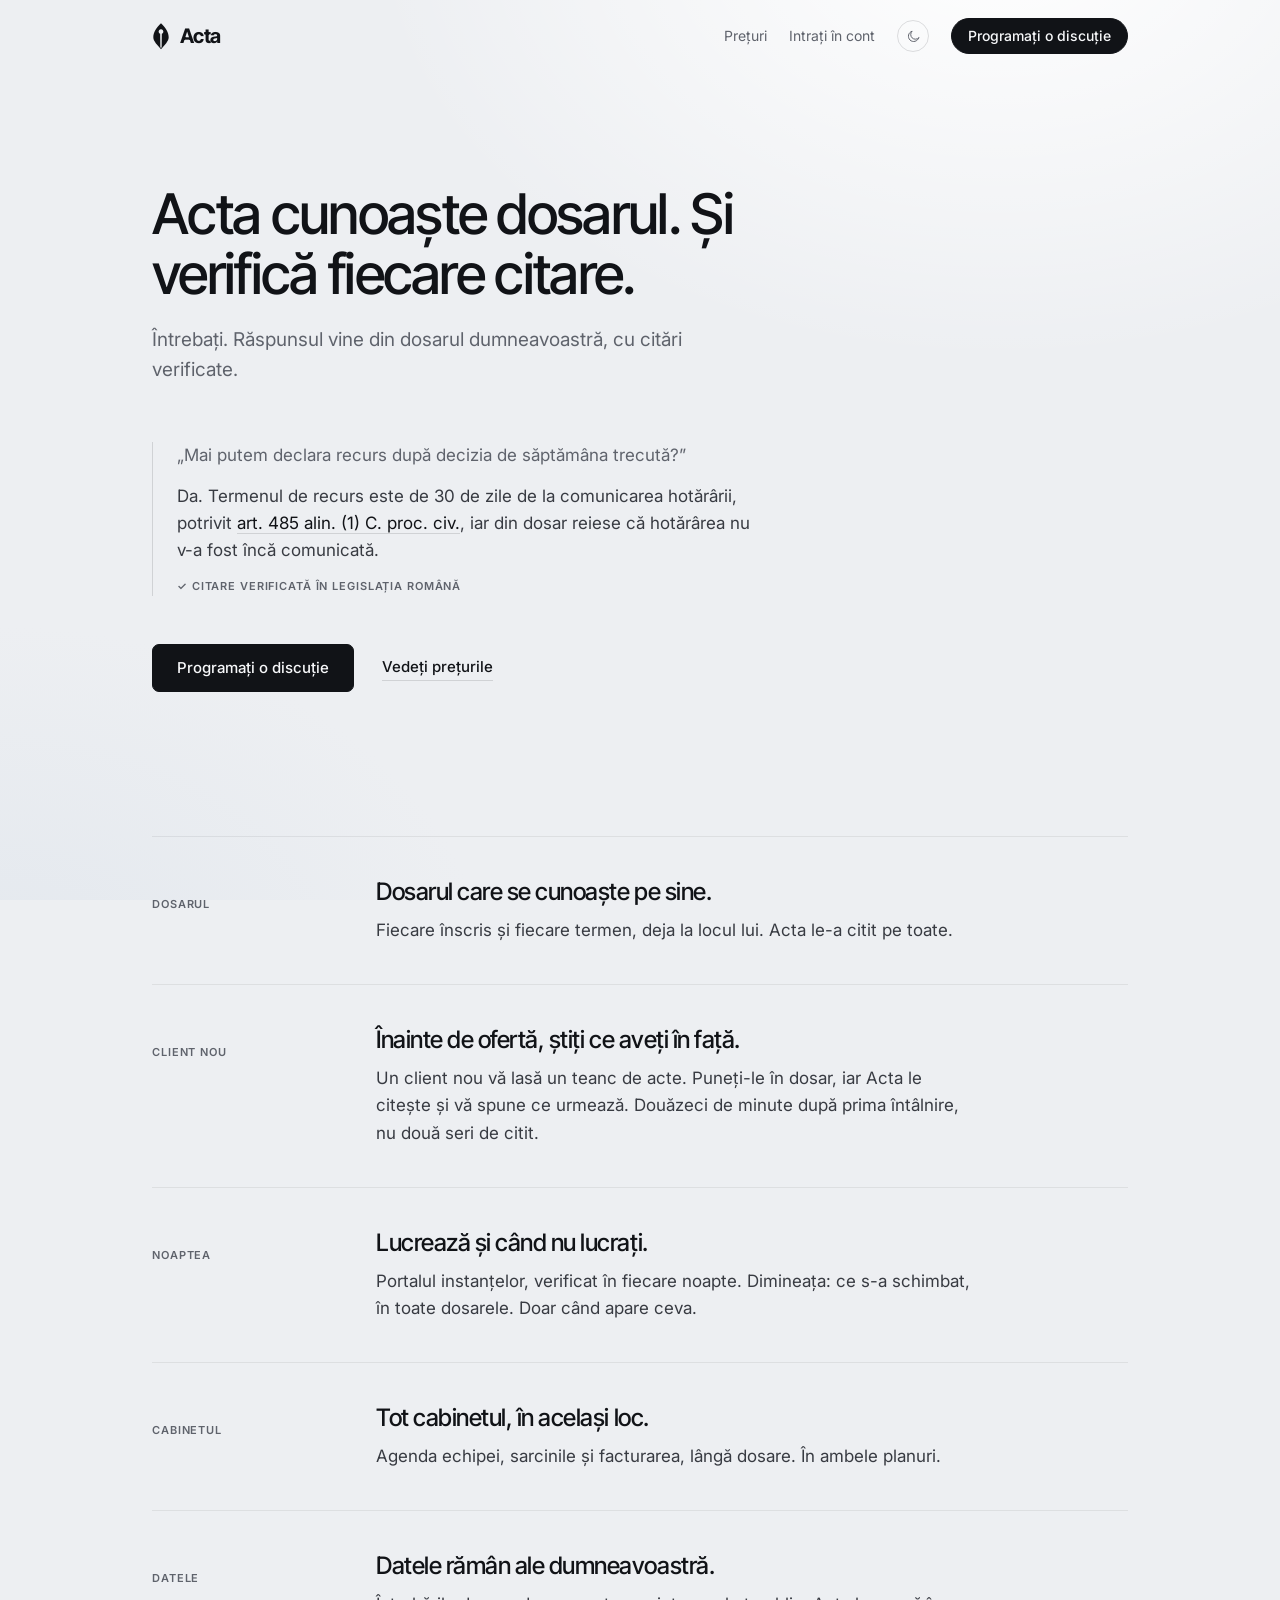
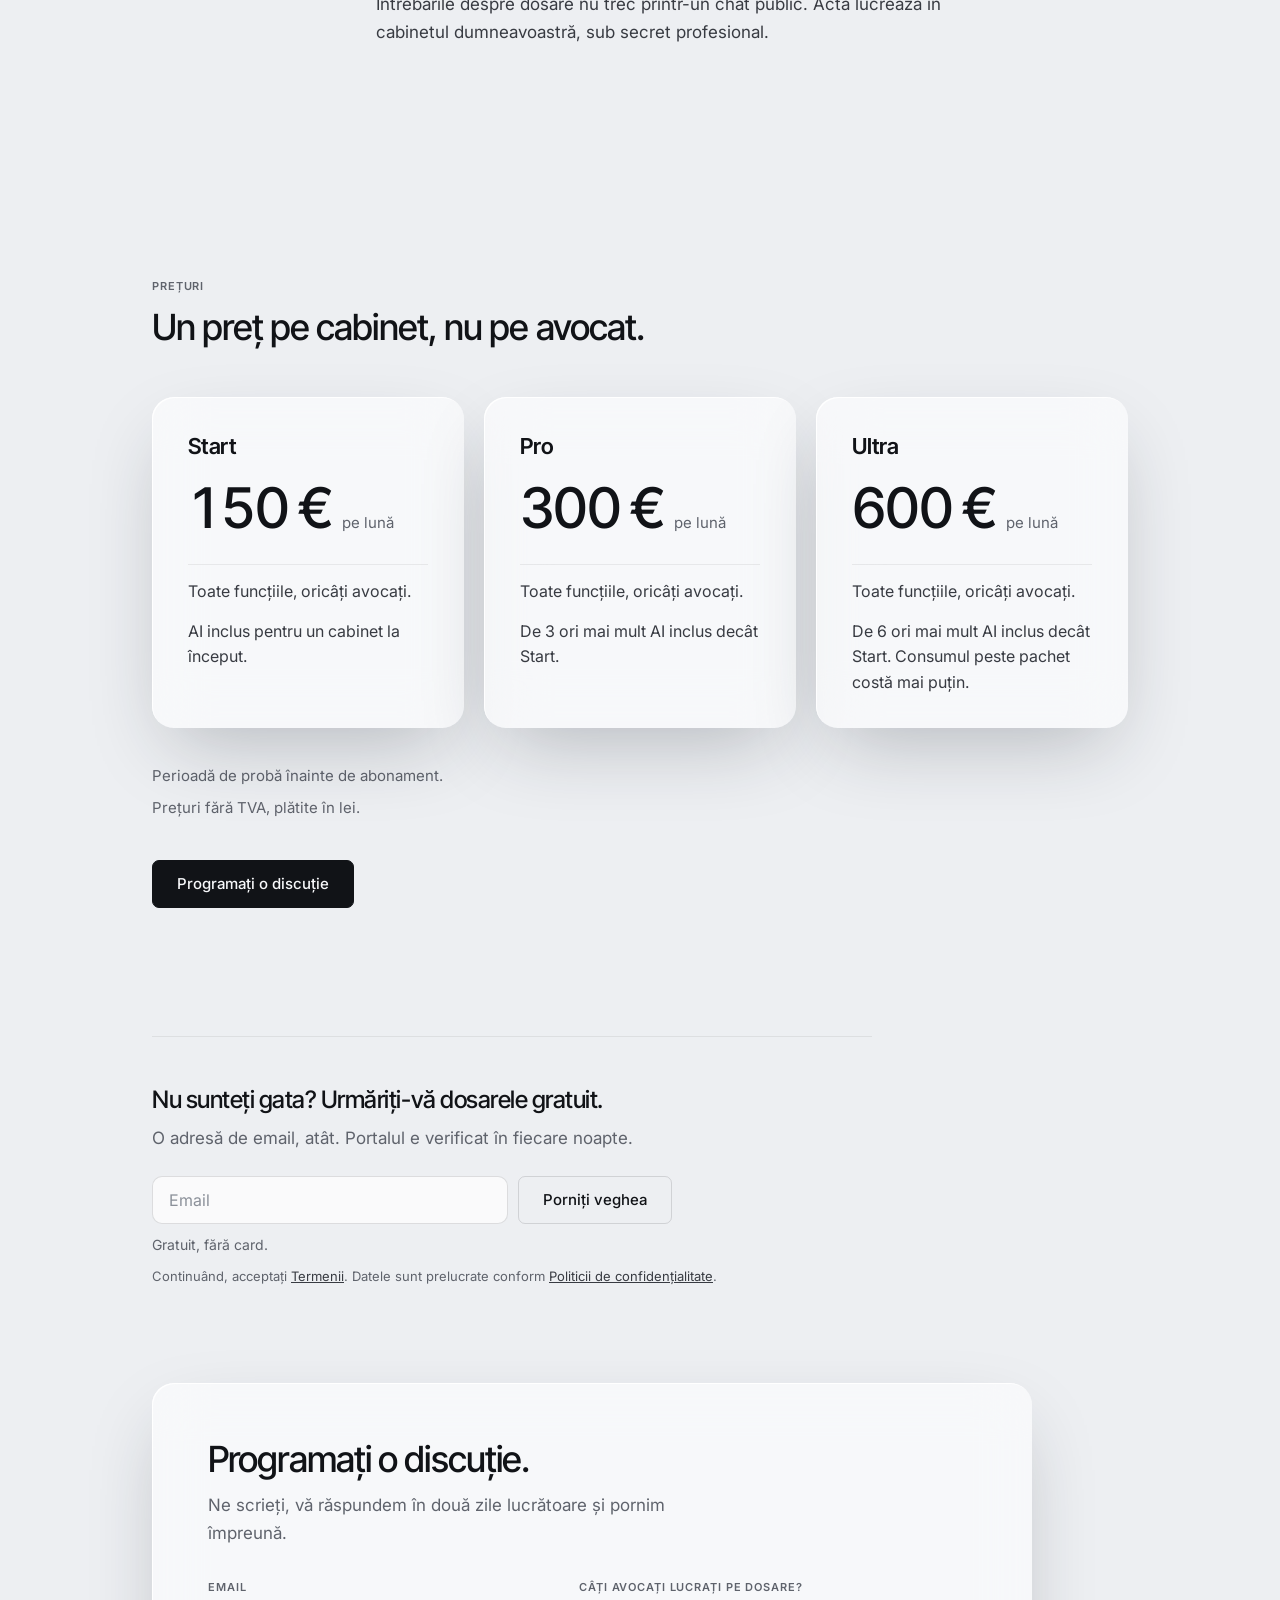
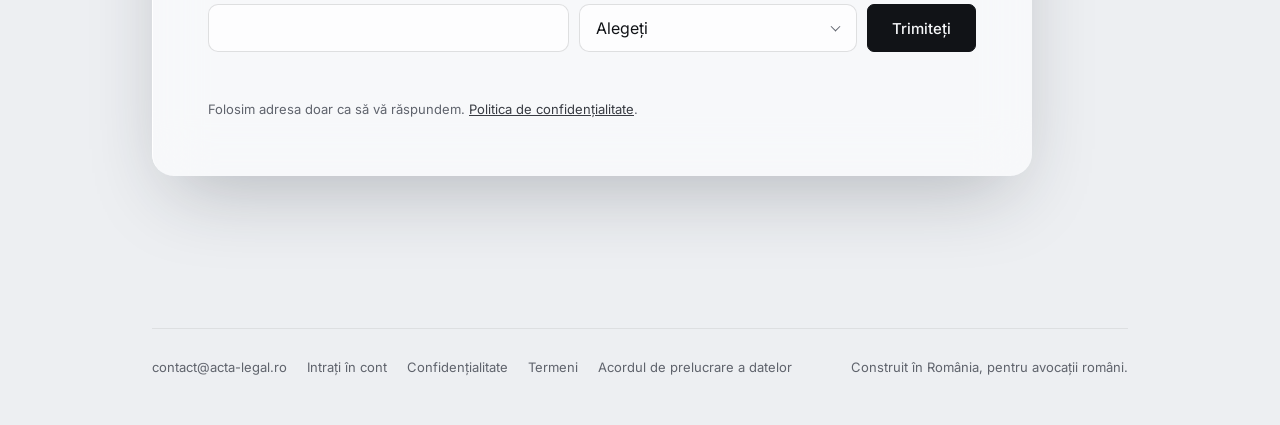
<file: index.html>
<!DOCTYPE html>
<html lang="ro">
<head>
  <meta charset="UTF-8">
  <meta name="viewport" content="width=device-width, initial-scale=1">
  <title>Acta. Cunoaște dosarul. Și verifică fiecare citare.</title>
  <script>(function(d){d.classList.add("js");try{var t=localStorage.getItem("acta-theme");if(t==="light"||t==="dark")d.setAttribute("data-theme",t)}catch(e){}setTimeout(function(){if(!window.actaSite)d.classList.remove("js")},2500)})(document.documentElement)</script>
  <link rel="icon" href="/favicon.svg" type="image/svg+xml">
  <link rel="alternate icon" href="/favicon-32.png" type="image/png">
  <link rel="apple-touch-icon" href="/apple-touch-icon.png">
  <meta name="description" content="Acta cunoaște dosarul și verifică fiecare citare în legislația română. Portalul instanțelor, verificat în fiecare noapte. Un preț pe cabinet, nu pe avocat.">
  <meta property="og:title" content="Acta. Cunoaște dosarul. Și verifică fiecare citare.">
  <meta property="og:description" content="Răspunsuri din dosarul dumneavoastră, cu citări verificate. Agenda, sarcinile și facturarea cabinetului, în același loc.">
  <meta property="og:url" content="https://acta-legal.ro/">
  <meta property="og:type" content="website">
  <meta property="og:locale" content="ro_RO">
  <meta name="theme-color" content="#edeff2" media="(prefers-color-scheme: light)">
  <meta name="theme-color" content="#0b0c0e" media="(prefers-color-scheme: dark)">
  <link rel="preconnect" href="https://fonts.googleapis.com">
  <link rel="preconnect" href="https://fonts.gstatic.com" crossorigin>
  <link href="https://fonts.googleapis.com/css2?family=Inter:wght@400;500;600&family=Inter+Tight:wght@500;600;700&display=swap" rel="stylesheet">
  <link rel="stylesheet" href="/css/site.css">
  <!-- Umami, self-hosted collector at analytics.acta-legal.ro.
       The tracker is vendored (js/a.js) rather than loaded from the analytics
       host, so no third-party origin can execute script on a page that collects
       email addresses. data-host-url points it at our collector.
       On Umami upgrade, re-vendor:
       curl -sS https://analytics.acta-legal.ro/script.js -o js/a.js -->
  <script defer src="/js/a.js"
          data-website-id="198f8cd9-6c70-42f2-9277-fb39db06a86d"
          data-host-url="https://analytics.acta-legal.ro"></script>
  <script defer src="/js/site.js"></script>
</head>
<body>
<svg width="0" height="0" style="position:absolute" aria-hidden="true">
  <defs>
    <symbol id="nib-mid" viewBox="16 6 32 51">
      <path fill="currentColor" fill-rule="evenodd" d="M32 8.5 C 41 16.5 46 25.5 46 34 C 46 37.5 44.3 41 41.5 44.7 L32 55.5 L22.5 44.7 C 19.7 41 18 37.5 18 34 C 18 25.5 23 16.5 32 8.5 Z M30.5 27.5 A 4.3 4.3 0 1 1 33.5 27.5 L33.2 51.4 L32 54 L30.8 51.4 Z"/>
    </symbol>
  </defs>
</svg>

<header class="site-head">
  <div class="wrap">
    <a class="brand" href="/" aria-label="Acta, pagina principală"><svg aria-hidden="true"><use href="#nib-mid"/></svg>Acta</a>
    <nav class="nav">
      <a class="quiet" href="#preturi" data-track="nav-preturi">Prețuri</a>
      <a class="quiet" href="https://app.acta-legal.ro" data-track="nav-login">Intrați în cont</a>
      <button class="theme-toggle" type="button" aria-label="Schimbați tema">
        <svg class="moon" viewBox="0 0 24 24" fill="none" stroke="currentColor" stroke-width="1.6" stroke-linecap="round" stroke-linejoin="round" aria-hidden="true"><path d="M20.5 14.2A8.5 8.5 0 1 1 9.8 3.5a6.6 6.6 0 0 0 10.7 10.7z"/></svg>
        <svg class="sun" viewBox="0 0 24 24" fill="none" stroke="currentColor" stroke-width="1.6" stroke-linecap="round" aria-hidden="true"><circle cx="12" cy="12" r="4"/><path d="M12 2.5v2M12 19.5v2M2.5 12h2M19.5 12h2M5.3 5.3l1.4 1.4M17.3 17.3l1.4 1.4M5.3 18.7l1.4-1.4M17.3 6.7l1.4-1.4"/></svg>
      </button>
      <a class="btn pill" href="#discutie" data-track="nav-discutie">Programați o discuție</a>
    </nav>
  </div>
</header>

<main>
  <section class="top">
    <div class="wrap">
      <div class="col">
        <h1 class="reveal">Acta cunoaște dosarul. Și verifică fiecare citare.</h1>
        <p class="sub reveal" style="--i:1">Întrebați. Răspunsul vine din dosarul dumneavoastră, cu citări verificate.</p>

        <figure class="exchange reveal" style="--i:2">
          <p class="ask">„Mai putem declara recurs după decizia de săptămâna trecută?”</p>
          <p class="answer">Da. Termenul de recurs este de 30 de zile de la comunicarea hotărârii, potrivit
            <span class="cite">art.&nbsp;485 alin.&nbsp;(1) C.&nbsp;proc.&nbsp;civ.</span>, iar din dosar reiese că
            hotărârea nu v-a fost încă comunicată.</p>
          <figcaption class="verified label">✓ Citare verificată în legislația română</figcaption>
        </figure>

        <div class="actions reveal" style="--i:3">
          <a class="btn" href="#discutie" data-track="hero-discutie">Programați o discuție</a>
          <a class="textlink" href="#preturi" data-track="hero-preturi">Vedeți prețurile</a>
        </div>
      </div>
    </div>
  </section>

  <section class="blocks" aria-label="Ce face Acta">
    <div class="wrap">
      <article class="block reveal">
        <p class="label">Dosarul</p>
        <div>
          <h3>Dosarul care se cunoaște pe sine.</h3>
          <p>Fiecare înscris și fiecare termen, deja la locul lui. Acta le-a citit pe toate.</p>
        </div>
      </article>
      <article class="block reveal">
        <p class="label">Client nou</p>
        <div>
          <h3>Înainte de ofertă, știți ce aveți în față.</h3>
          <p>Un client nou vă lasă un teanc de acte. Puneți-le în dosar, iar Acta le citește și vă spune ce urmează. Douăzeci de minute după prima întâlnire, nu două seri de citit.</p>
        </div>
      </article>
      <article class="block reveal">
        <p class="label">Noaptea</p>
        <div>
          <h3>Lucrează și când nu lucrați.</h3>
          <p>Portalul instanțelor, verificat în fiecare noapte. Dimineața: ce s-a schimbat, în toate dosarele. Doar când apare ceva.</p>
        </div>
      </article>
      <article class="block reveal">
        <p class="label">Cabinetul</p>
        <div>
          <h3>Tot cabinetul, în același loc.</h3>
          <p>Agenda echipei, sarcinile și facturarea, lângă dosare. În ambele planuri.</p>
        </div>
      </article>
      <article class="block reveal">
        <p class="label">Datele</p>
        <div>
          <h3>Datele rămân ale dumneavoastră.</h3>
          <p>Întrebările despre dosare nu trec printr-un chat public. Acta lucrează în cabinetul dumneavoastră, sub secret profesional.</p>
        </div>
      </article>
    </div>
  </section>

  <section class="pricing" id="preturi">
    <div class="wrap">
      <p class="label reveal">Prețuri</p>
      <h2 class="reveal" style="--i:1; margin-top:12px">Un preț pe cabinet, nu pe avocat.</h2>

      <div class="plans">
        <article class="plan glass reveal" style="--i:2">
          <h3 class="name">Start</h3>
          <p class="price"><b>150&nbsp;€</b><span>pe lună</span></p>
          <ul>
            <li>Toate funcțiile, oricâți avocați.</li>
            <li>AI inclus pentru un cabinet la început.</li>
          </ul>
        </article>
        <article class="plan glass reveal" style="--i:3">
          <h3 class="name">Pro</h3>
          <p class="price"><b>300&nbsp;€</b><span>pe lună</span></p>
          <ul>
            <li>Toate funcțiile, oricâți avocați.</li>
            <li>De 3 ori mai mult AI inclus decât Start.</li>
          </ul>
        </article>
        <article class="plan glass reveal" style="--i:4">
          <h3 class="name">Ultra</h3>
          <p class="price"><b>600&nbsp;€</b><span>pe lună</span></p>
          <ul>
            <li>Toate funcțiile, oricâți avocați.</li>
            <li>De 6 ori mai mult AI inclus decât Start. Consumul peste pachet costă mai puțin.</li>
          </ul>
        </article>
      </div>

      <ul class="notes reveal">
        <li>Perioadă de probă înainte de abonament.</li>
        <li>Prețuri fără TVA, plătite în lei.</li>
      </ul>

      <div class="actions reveal">
        <a class="btn" href="#discutie" data-track="pricing-discutie">Programați o discuție</a>
      </div>
    </div>
  </section>

  <section class="door" aria-labelledby="door-title">
    <div class="wrap">
      <div class="inner col reveal">
        <h3 id="door-title">Nu sunteți gata? Urmăriți-vă dosarele gratuit.</h3>
        <p>O adresă de email, atât. Portalul e verificat în fiecare noapte.</p>
        <form id="veghe-form" novalidate>
          <input class="field" type="email" name="email" placeholder="Email" aria-label="Email" autocomplete="email" required>
          <button class="btn ghost" type="submit">Porniți veghea</button>
        </form>
        <p class="form-status" id="veghe-msg" role="status">Gratuit, fără card.</p>
        <p class="form-note">Continuând, acceptați <a href="/terms/">Termenii</a>. Datele sunt prelucrate conform <a href="/privacy/">Politicii de confidențialitate</a>.</p>
        <noscript><p class="form-status"><a class="textlink" href="https://app.acta-legal.ro/veghe/start">Creați contul în aplicație</a></p></noscript>
      </div>
    </div>
  </section>

  <section class="talk" id="discutie" aria-labelledby="talk-title">
    <div class="wrap">
      <div class="panel glass reveal">
        <h2 id="talk-title">Programați o discuție.</h2>
        <p>Ne scrieți, vă răspundem în două zile lucrătoare și pornim împreună.</p>
        <form id="talk-form" novalidate>
          <label>
            <span class="label">Email</span>
            <input class="field" type="email" name="email" autocomplete="email" required>
          </label>
          <label>
            <span class="label">Câți avocați lucrați pe dosare?</span>
            <span class="select">
              <select class="field" name="size" required>
                <option value="" selected disabled>Alegeți</option>
                <option value="1 avocat">1</option>
                <option value="2-3 avocați">2–3</option>
                <option value="4-5 avocați">4–5</option>
                <option value="6-10 avocați">6–10</option>
                <option value="peste 10 avocați">peste 10</option>
              </select>
            </span>
          </label>
          <button class="btn" type="submit">Trimiteți</button>
        </form>
        <p class="form-status" id="talk-msg" role="status"></p>
        <p class="form-note">Folosim adresa doar ca să vă răspundem. <a href="/privacy/">Politica de confidențialitate</a>.</p>
      </div>
    </div>
  </section>
</main>

<footer class="site-foot">
  <div class="wrap"><div class="row">
    <a href="mailto:contact@acta-legal.ro">contact@acta-legal.ro</a>
    <a href="https://app.acta-legal.ro">Intrați în cont</a>
    <a href="/privacy/">Confidențialitate</a>
    <a href="/terms/">Termeni</a>
    <a href="/acord/">Acordul de prelucrare a datelor</a>
    <span class="sign">Construit în România, pentru avocații români.</span>
  </div></div>
</footer>

<script>
// Runs after the deferred site.js / Umami scripts, so actaTrack exists for the first scroll check.
document.addEventListener("DOMContentLoaded", function () {
  "use strict";
  function track(name, data) { if (window.actaTrack) window.actaTrack(name, data); }

  /* ----- free door: POST to the live Veghe signup, then continue in the app ----- */
  var VEGHE_ENDPOINT = "https://api.acta-legal.ro/veghe/signup";
  var vForm = document.getElementById("veghe-form");
  var vMsg = document.getElementById("veghe-msg");
  var vDefault = vMsg.textContent;
  vForm.addEventListener("submit", function (e) {
    e.preventDefault();
    var email = vForm.email.value.trim();
    if (!email) { vMsg.textContent = "Scrieți adresa de email."; return; }
    vMsg.textContent = vDefault;
    track("signup-submitted", { source: "landing-form" });
    vForm.querySelector("button").disabled = true;
    fetch(VEGHE_ENDPOINT, {
      method: "POST",
      headers: { "Content-Type": "application/json" },
      body: JSON.stringify({ email: email })
    }).then(function (r) {
      return r.json().catch(function () { return {}; }).then(function (b) { return { ok: r.ok, body: b }; });
    }).then(function (res) {
      if (res.ok && res.body.status === "code_sent") {
        window.location.href = "https://app.acta-legal.ro/veghe/start?email=" +
          encodeURIComponent(email) + "&sent=1";
      } else {
        vForm.querySelector("button").disabled = false;
        vMsg.textContent = res.body.message ||
          "Nu am putut porni veghea. Scrieți-ne la contact@acta-legal.ro.";
      }
    }).catch(function () {
      vForm.querySelector("button").disabled = false;
      vMsg.textContent = "Nu am putut porni veghea. Verificați conexiunea și încercați din nou.";
    });
  });

  /* ----- talk to us: the waitlist route, as a "claim-spot" (the source that upgrades an
     earlier row and re-notifies). firmShape carries the firm size; the route keeps 40 chars. ----- */
  var TALK_ENDPOINT = "https://api.acta-legal.ro/public/waitlist";
  var EMAIL_RE = /^[^\s@]+@[^\s@]+\.[^\s@]+$/;
  var tForm = document.getElementById("talk-form");
  var tMsg = document.getElementById("talk-msg");
  tForm.addEventListener("submit", function (e) {
    e.preventDefault();
    var email = tForm.email.value.trim();
    var size = tForm.size.value;
    if (!EMAIL_RE.test(email)) { tMsg.textContent = "Scrieți o adresă de email validă."; tForm.email.focus(); return; }
    if (!size) { tMsg.textContent = "Alegeți câți avocați lucrați pe dosare."; tForm.size.focus(); return; }
    var button = tForm.querySelector("button");
    button.disabled = true;
    button.textContent = "Se trimite...";
    tMsg.textContent = "";
    fetch(TALK_ENDPOINT, {
      method: "POST",
      headers: { "content-type": "application/json" },
      body: JSON.stringify({ email: email, source: "claim-spot", firmShape: size })
    }).then(function (res) {
      if (!res.ok) { var err = new Error("HTTP " + res.status); err.status = res.status; throw err; }
      return res.json();
    }).then(function (data) {
      track("talk-submitted", { size: size, alreadyOnList: !!data.alreadyOnList });
      tForm.hidden = true;
      tMsg.textContent = "Mulțumim. Vă scriem de la contact@acta-legal.ro în două zile lucrătoare.";
      tMsg.style.color = "var(--ink)";
    }).catch(function (err) {
      button.disabled = false;
      button.textContent = "Trimiteți";
      tMsg.textContent = err && err.status === 429
        ? "Prea multe încercări. Încercați din nou peste un minut."
        : err && err.status === 400
          ? "Verificați adresa de email."
          : "Nu am putut trimite. Scrieți-ne la contact@acta-legal.ro.";
    });
  });

  /* ----- form visibility, each fired once per pageview. "form-seen" keeps its
     pre-redesign meaning (the free-plan form); the talk form gets its own event. ----- */
  if ("IntersectionObserver" in window) {
    [[vForm, "form-seen"], [tForm, "talk-form-seen"]].forEach(function (pair) {
      var fio = new IntersectionObserver(function (entries) {
        if (entries.some(function (e) { return e.isIntersecting; })) { track(pair[1]); fio.disconnect(); }
      }, { threshold: 0.4 });
      fio.observe(pair[0]);
    });
  }

  /* ----- scroll depth: percentage milestones, each fired once per pageview ----- */
  var milestones = [25, 50, 75, 100];
  var fired = {};
  function onScroll() {
    var doc = document.documentElement;
    var scrollable = doc.scrollHeight - window.innerHeight;
    var pct = scrollable <= 0 ? 100 : (window.scrollY / scrollable) * 100;
    milestones.forEach(function (m) {
      if (!fired[m] && pct >= m) { fired[m] = true; track("scroll-" + m); }
    });
    if (fired[100]) window.removeEventListener("scroll", onScroll);
  }
  window.addEventListener("scroll", onScroll, { passive: true });
  onScroll();
});
</script>
</body>
</html>
</file>
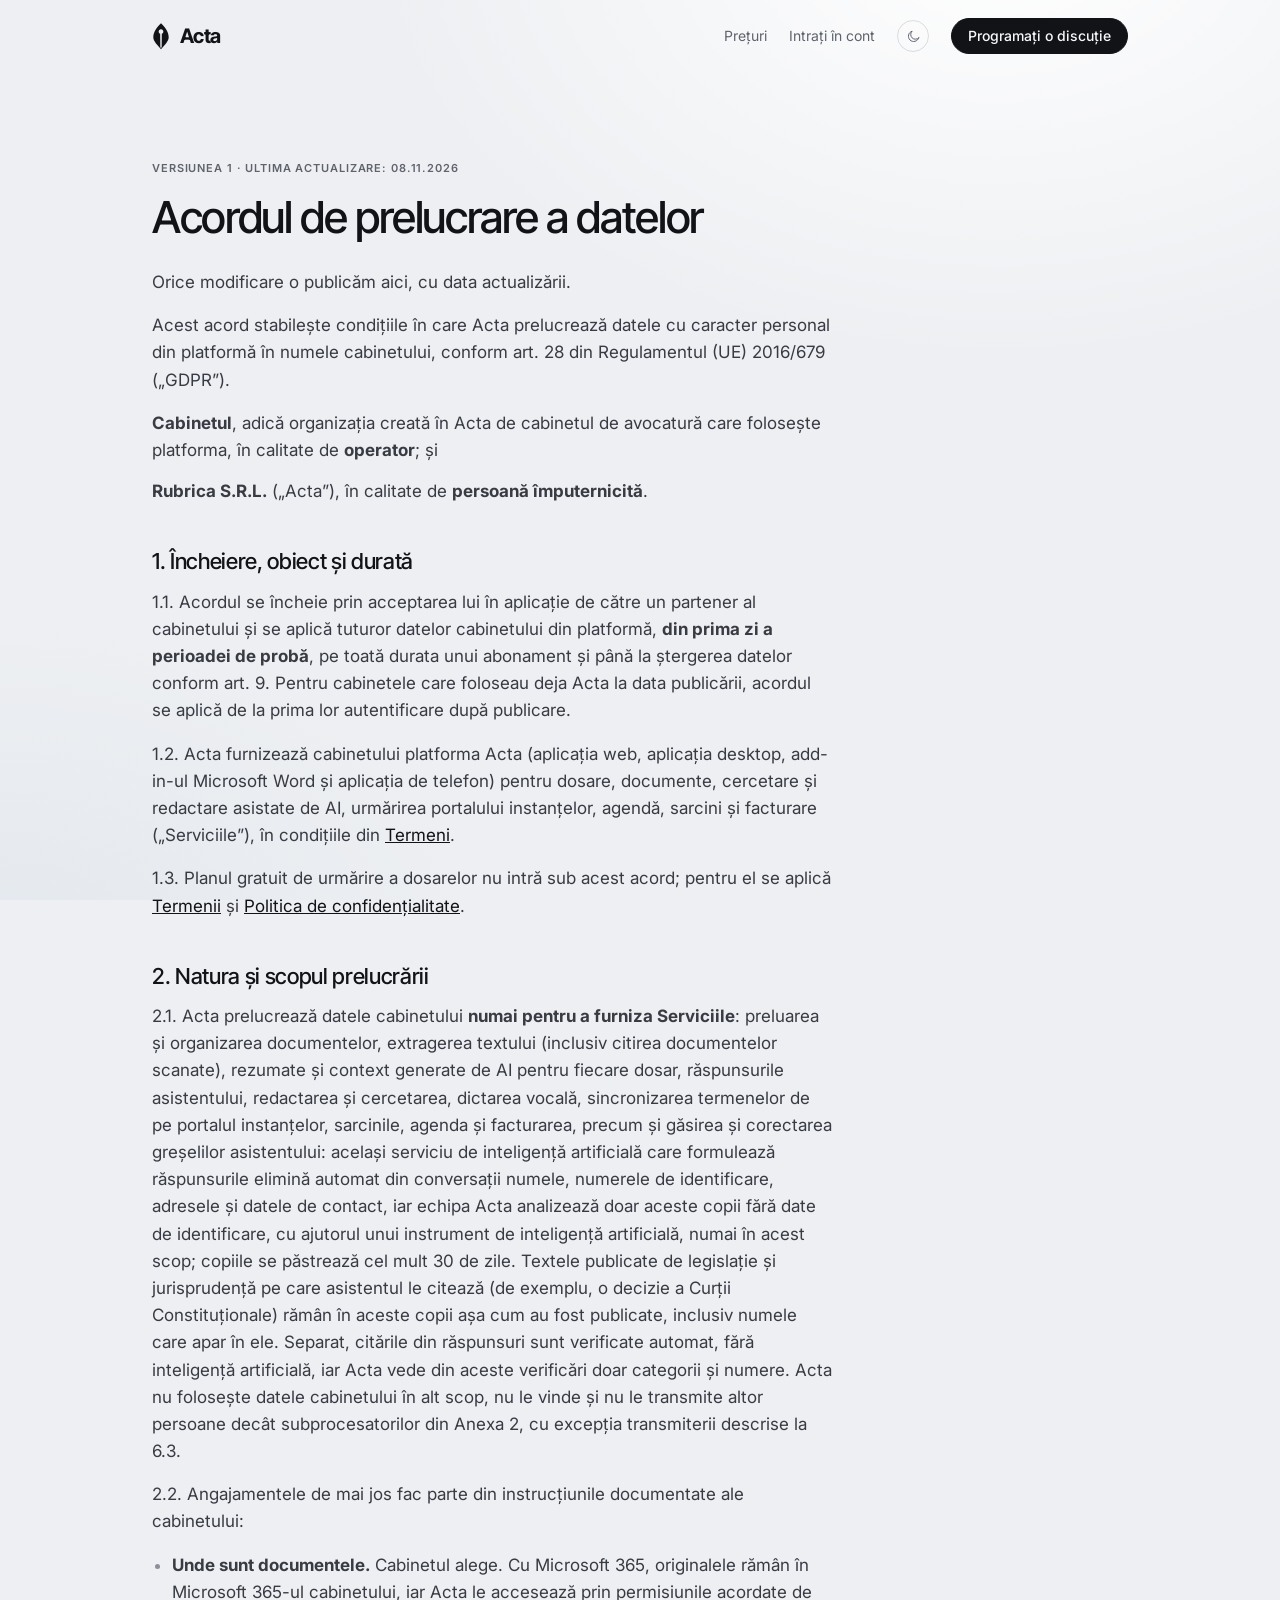
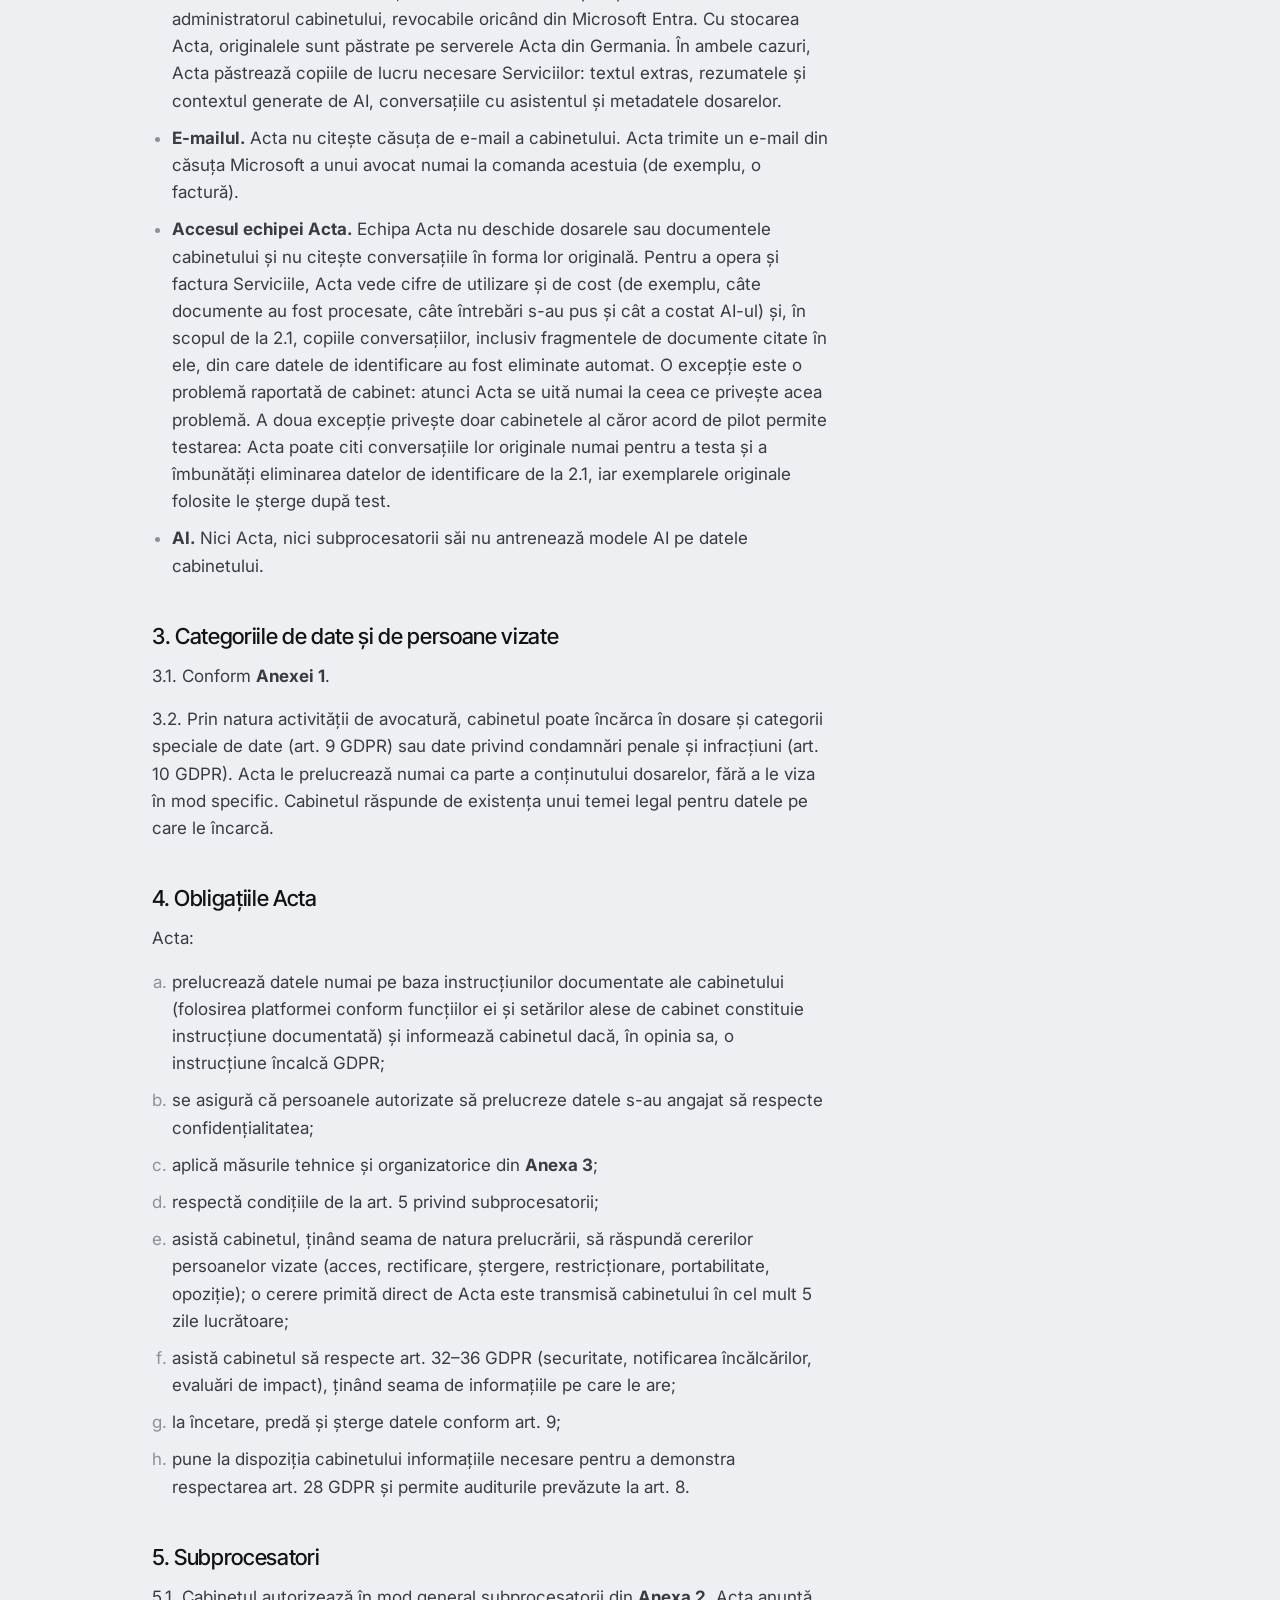
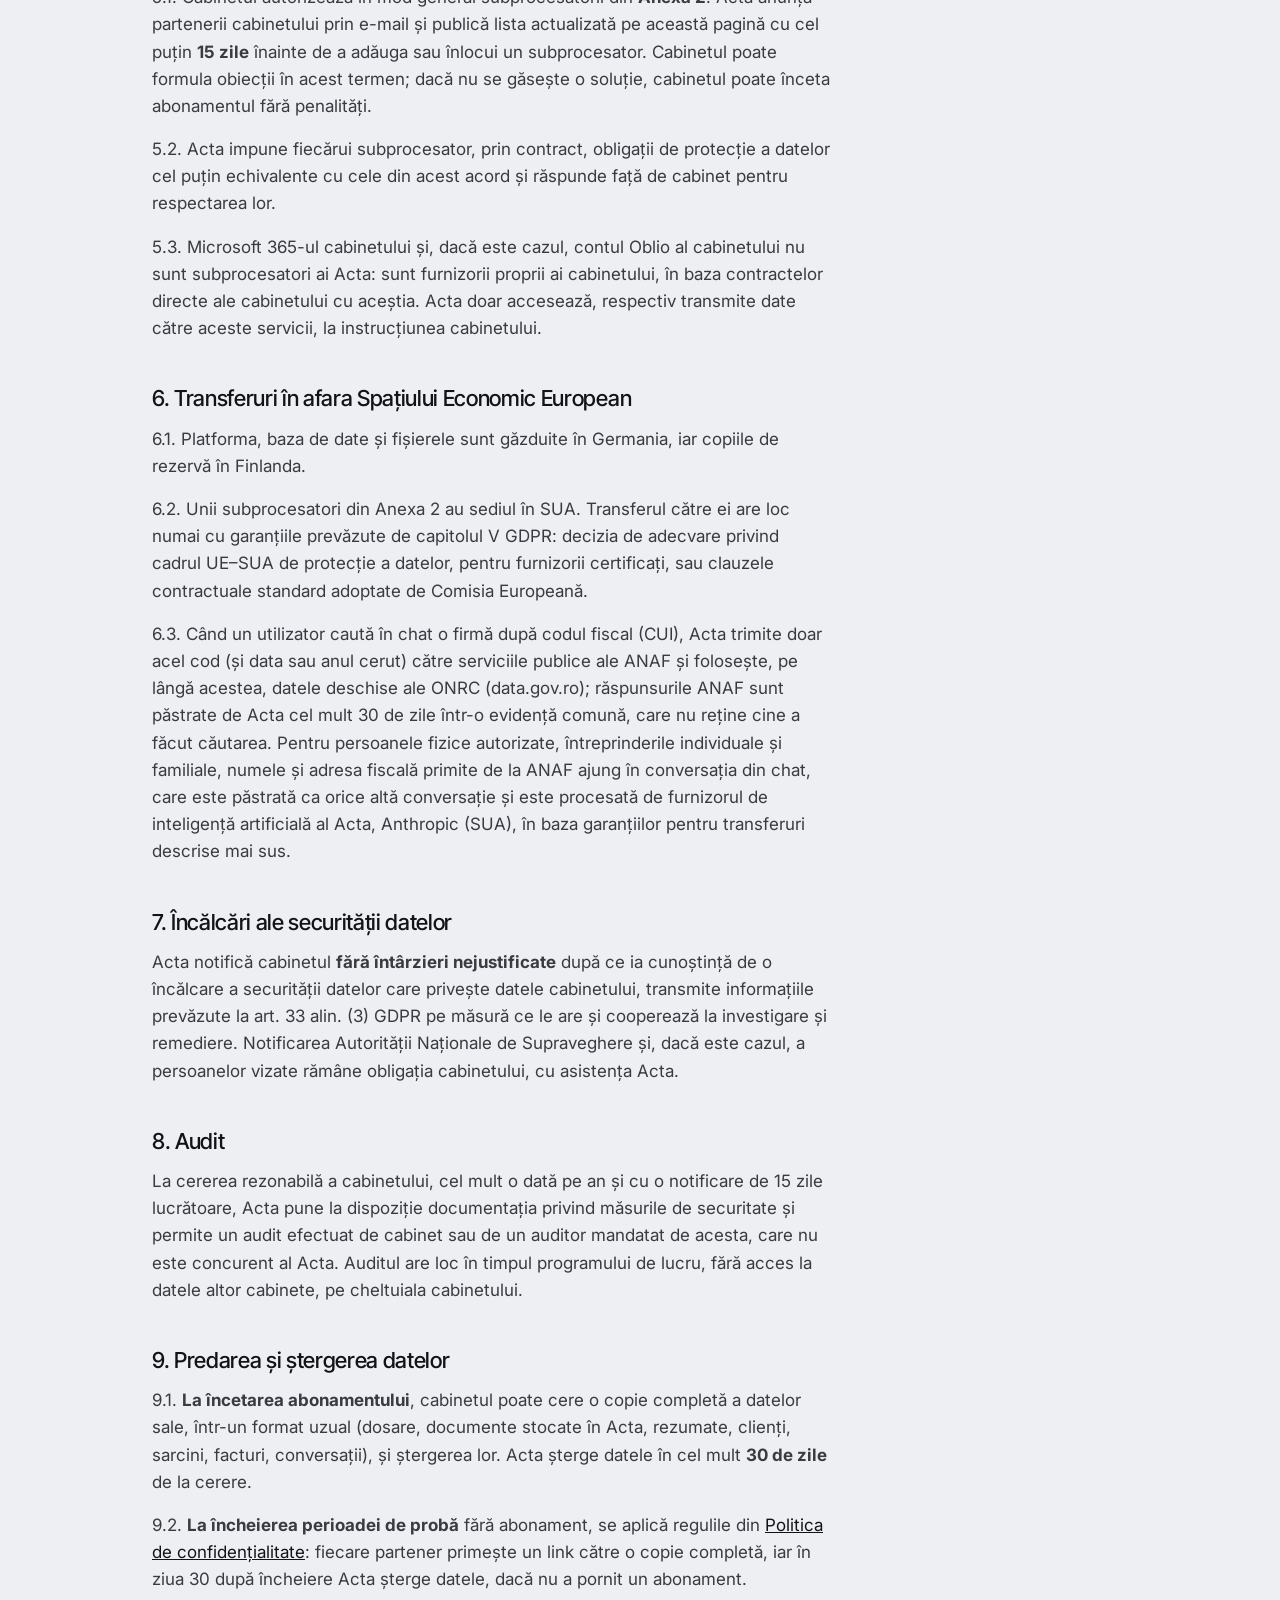
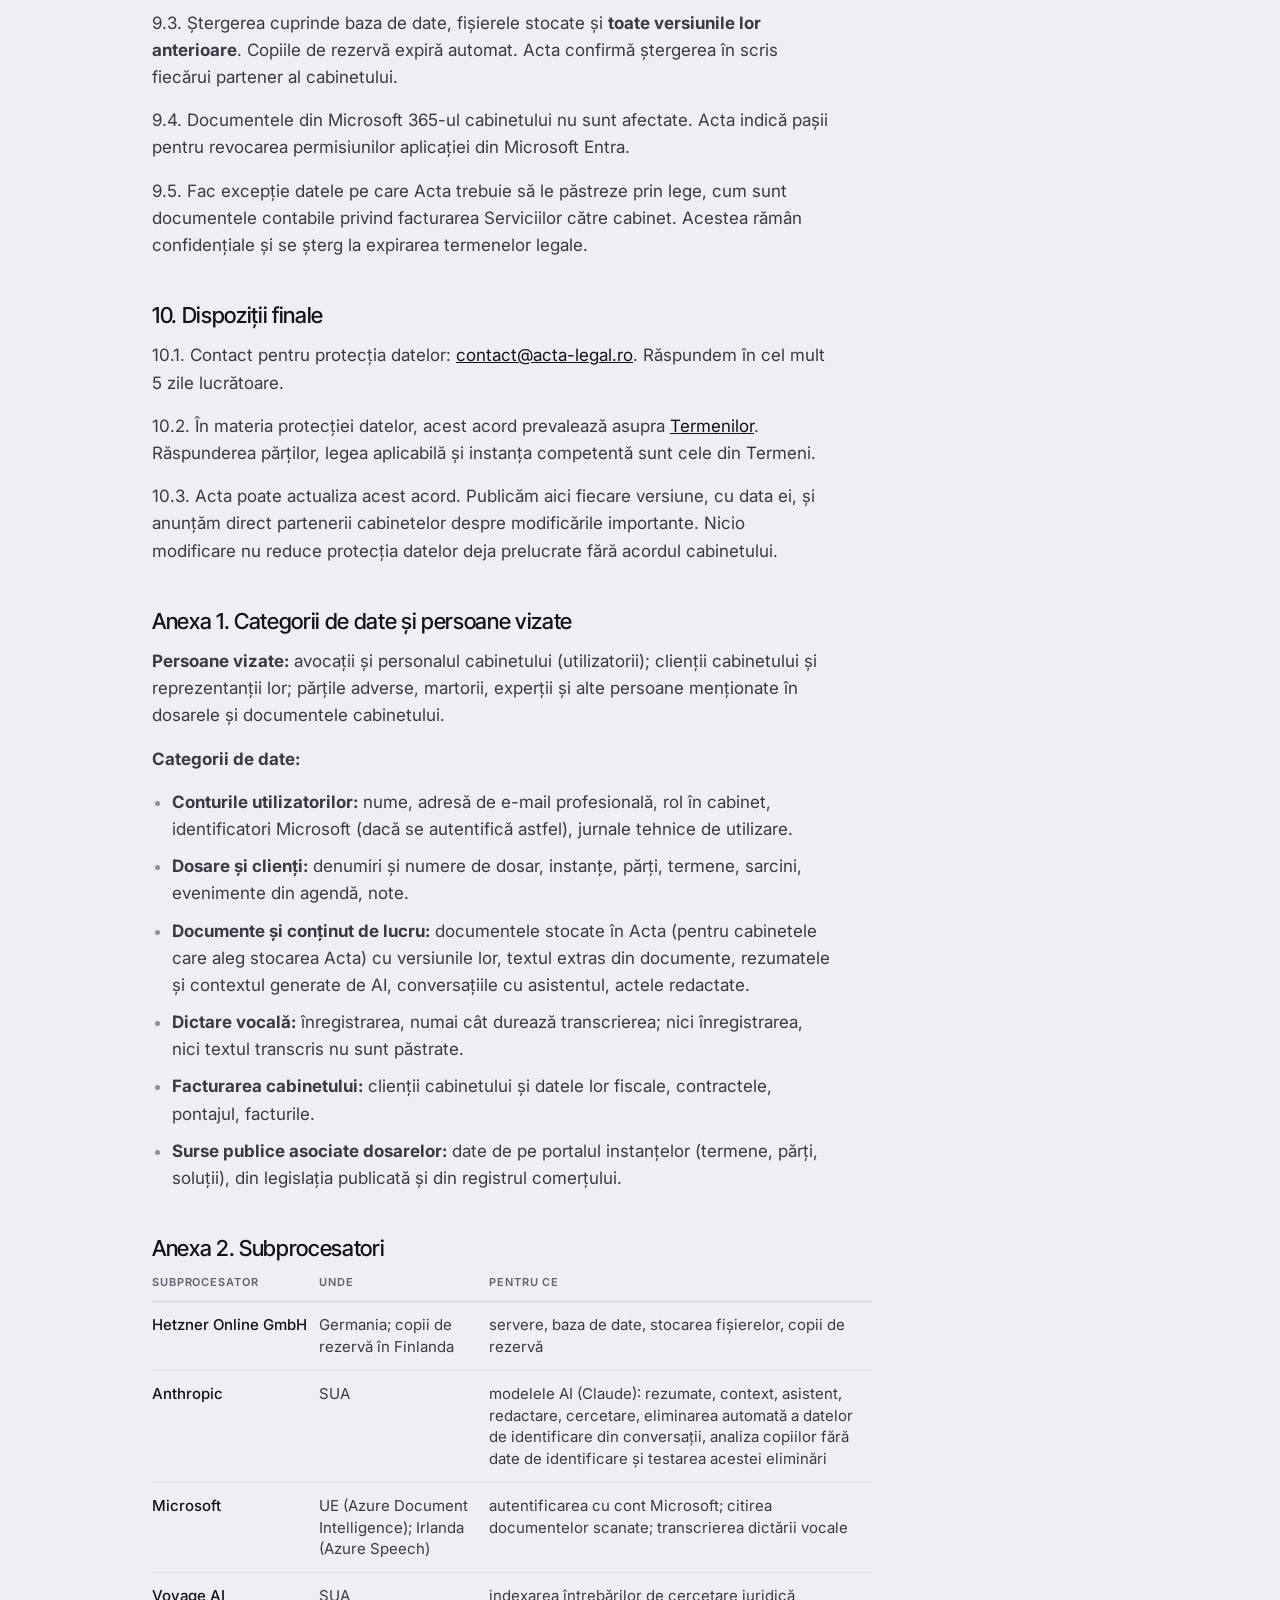
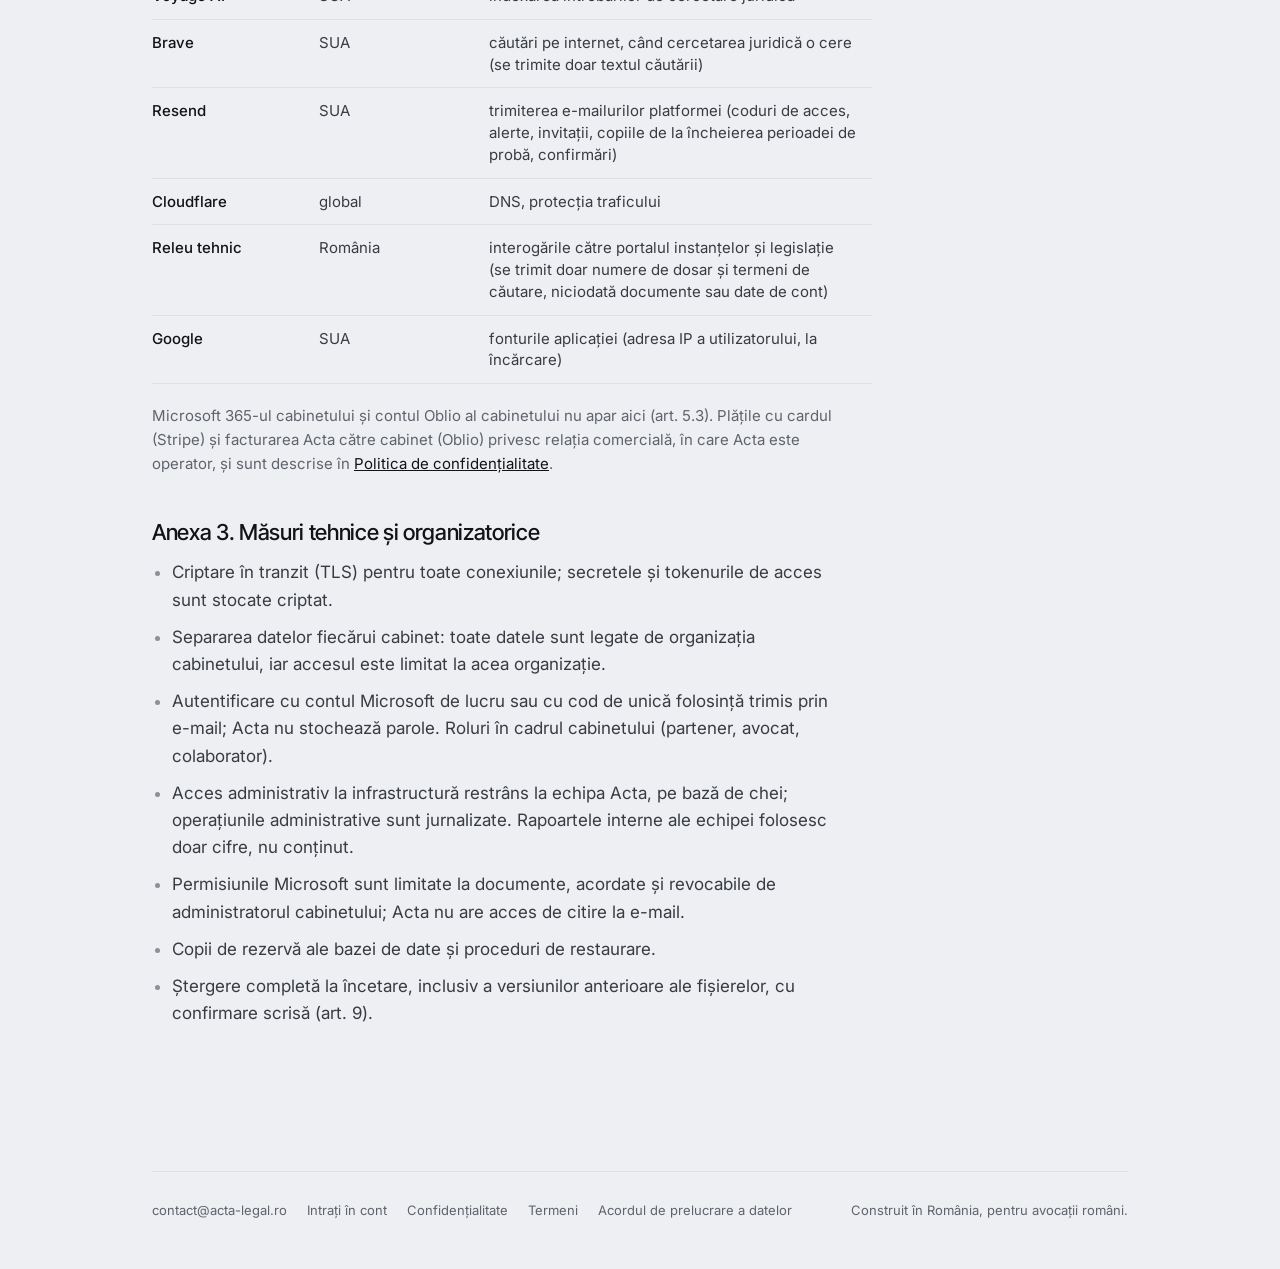
<file: acord/index.html>
<!DOCTYPE html>
<html lang="ro">
<head>
  <meta charset="UTF-8">
  <meta name="viewport" content="width=device-width, initial-scale=1">
  <title>Acordul de prelucrare a datelor — Acta</title>
  <meta name="description" content="Acordul de prelucrare a datelor Acta (art. 28 GDPR): cum prelucrează Acta datele cabinetului, subprocesatori, securitate și ștergere.">
  <script>(function(d){d.classList.add("js");try{var t=localStorage.getItem("acta-theme");if(t==="light"||t==="dark")d.setAttribute("data-theme",t)}catch(e){}setTimeout(function(){if(!window.actaSite)d.classList.remove("js")},2500)})(document.documentElement)</script>
  <link rel="icon" href="/favicon.svg" type="image/svg+xml">
  <link rel="alternate icon" href="/favicon-32.png" type="image/png">
  <link rel="apple-touch-icon" href="/apple-touch-icon.png">
  <meta name="theme-color" content="#edeff2" media="(prefers-color-scheme: light)">
  <meta name="theme-color" content="#0b0c0e" media="(prefers-color-scheme: dark)">
  <link rel="preconnect" href="https://fonts.googleapis.com">
  <link rel="preconnect" href="https://fonts.gstatic.com" crossorigin>
  <link href="https://fonts.googleapis.com/css2?family=Inter:wght@400;500;600&family=Inter+Tight:wght@500;600;700&display=swap" rel="stylesheet">
  <link rel="stylesheet" href="/css/site.css">
  <script defer src="/js/site.js"></script>
  <style>
    .brief { margin: 8px 0; border-top: 1px solid var(--rule2); }
    .qa { padding: 22px 0 6px; border-bottom: 1px solid var(--rule); }
    .doc .qa h2 { margin: 0 0 10px; font-size: 19px; }
    .aside { font-size: 15px; color: var(--t3); }
    .doc ol.alpha { list-style: lower-alpha; margin: 0 0 16px; padding-left: 20px; max-width: 680px; }
    .doc ol.alpha li { margin-bottom: 10px; }
    .tbl { overflow-x: auto; margin: 0 0 20px; max-width: 720px; }
    .tbl table { border-collapse: collapse; width: 100%; min-width: 560px; font-size: 15px; line-height: 1.45; }
    .tbl th { text-align: left; font-size: 11px; font-weight: 600; letter-spacing: .08em; text-transform: uppercase; color: var(--t3); padding: 0 12px 10px 0; border-bottom: 1px solid var(--rule2); }
    .tbl td { vertical-align: top; padding: 12px 12px 12px 0; border-bottom: 1px solid var(--rule); }
    .tbl td:first-child { color: var(--ink); font-weight: 500; white-space: nowrap; }
    .parties { display: grid; gap: 14px; margin: 0 0 20px; }
    .doc .parties p { margin: 0; }
  </style>
</head>
<body>
<svg width="0" height="0" style="position:absolute" aria-hidden="true">
  <defs>
    <symbol id="nib-mid" viewBox="16 6 32 51">
      <path fill="currentColor" fill-rule="evenodd" d="M32 8.5 C 41 16.5 46 25.5 46 34 C 46 37.5 44.3 41 41.5 44.7 L32 55.5 L22.5 44.7 C 19.7 41 18 37.5 18 34 C 18 25.5 23 16.5 32 8.5 Z M30.5 27.5 A 4.3 4.3 0 1 1 33.5 27.5 L33.2 51.4 L32 54 L30.8 51.4 Z"/>
    </symbol>
  </defs>
</svg>

<header class="site-head">
  <div class="wrap">
    <a class="brand" href="/" aria-label="Acta, pagina principală"><svg aria-hidden="true"><use href="#nib-mid"/></svg>Acta</a>
    <nav class="nav">
      <a class="quiet" href="/#preturi">Prețuri</a>
      <a class="quiet" href="https://app.acta-legal.ro">Intrați în cont</a>
      <button class="theme-toggle" type="button" aria-label="Schimbați tema">
        <svg class="moon" viewBox="0 0 24 24" fill="none" stroke="currentColor" stroke-width="1.6" stroke-linecap="round" stroke-linejoin="round" aria-hidden="true"><path d="M20.5 14.2A8.5 8.5 0 1 1 9.8 3.5a6.6 6.6 0 0 0 10.7 10.7z"/></svg>
        <svg class="sun" viewBox="0 0 24 24" fill="none" stroke="currentColor" stroke-width="1.6" stroke-linecap="round" aria-hidden="true"><circle cx="12" cy="12" r="4"/><path d="M12 2.5v2M12 19.5v2M2.5 12h2M19.5 12h2M5.3 5.3l1.4 1.4M17.3 17.3l1.4 1.4M5.3 18.7l1.4-1.4M17.3 6.7l1.4-1.4"/></svg>
      </button>
      <a class="btn pill" href="/#discutie">Programați o discuție</a>
    </nav>
  </div>
</header>

<main class="doc">
  <div class="wrap">
    <div class="col">
      <p class="label">Versiunea 1 · Ultima actualizare: 08.11.2026</p>
      <h1>Acordul de prelucrare a datelor</h1>
      <p>Orice modificare o publicăm aici, cu data actualizării.</p>

      <p>Acest acord stabilește condițiile în care Acta prelucrează datele cu caracter personal din platformă în
      numele cabinetului, conform art. 28 din Regulamentul (UE) 2016/679 („GDPR”).</p>

      <div class="parties">
        <p><b>Cabinetul</b>, adică organizația creată în Acta de cabinetul de avocatură care folosește platforma,
        în calitate de <b>operator</b>; și</p>
        <p><b>Rubrica S.R.L.</b> („Acta”), în calitate de <b>persoană împuternicită</b>.</p>
      </div>

      <h2>1. Încheiere, obiect și durată</h2>
      <p>1.1. Acordul se încheie prin acceptarea lui în aplicație de către un partener al cabinetului și se aplică
      tuturor datelor cabinetului din platformă, <b>din prima zi a perioadei de probă</b>, pe toată durata unui
      abonament și până la ștergerea datelor conform art. 9. Pentru cabinetele care foloseau deja Acta la data publicării, acordul
      se aplică de la prima lor autentificare după publicare.</p>
      <p>1.2. Acta furnizează cabinetului platforma Acta (aplicația web, aplicația desktop, add-in-ul Microsoft
      Word și aplicația de telefon) pentru dosare, documente, cercetare și redactare asistate de AI, urmărirea
      portalului instanțelor, agendă, sarcini și facturare („Serviciile”), în condițiile din
      <a href="/terms/">Termeni</a>.</p>
      <p>1.3. Planul gratuit de urmărire a dosarelor nu intră sub acest acord; pentru el se aplică
      <a href="/terms/">Termenii</a> și <a href="/privacy/">Politica de confidențialitate</a>.</p>

      <h2>2. Natura și scopul prelucrării</h2>
      <p>2.1. Acta prelucrează datele cabinetului <b>numai pentru a furniza Serviciile</b>: preluarea și
      organizarea documentelor, extragerea textului (inclusiv citirea documentelor scanate), rezumate și context
      generate de AI pentru fiecare dosar, răspunsurile asistentului, redactarea și cercetarea, dictarea vocală,
      sincronizarea termenelor de pe portalul instanțelor, sarcinile, agenda și facturarea, precum și
      găsirea și corectarea greșelilor asistentului: același serviciu de inteligență artificială care formulează
      răspunsurile elimină automat din conversații numele, numerele de identificare, adresele și datele de contact,
      iar echipa Acta analizează doar aceste copii fără date de identificare, cu ajutorul unui instrument de
      inteligență artificială, numai în acest scop; copiile se păstrează cel mult 30 de zile. Textele publicate de legislație și jurisprudență pe care asistentul le citează (de exemplu, o decizie a Curții Constituționale) rămân în aceste copii așa cum au fost publicate, inclusiv numele care apar în ele. Separat, citările din
      răspunsuri sunt verificate automat, fără inteligență artificială, iar Acta vede din aceste verificări doar
      categorii și numere. Acta nu folosește
      datele cabinetului în alt scop, nu le vinde și nu le transmite altor persoane decât subprocesatorilor din
      Anexa 2, cu excepția transmiterii descrise la 6.3.</p>
      <p>2.2. Angajamentele de mai jos fac parte din instrucțiunile documentate ale cabinetului:</p>
      <ul>
        <li><b>Unde sunt documentele.</b> Cabinetul alege. Cu Microsoft 365, originalele rămân în Microsoft 365-ul
        cabinetului, iar Acta le accesează prin permisiunile acordate de administratorul cabinetului, revocabile
        oricând din Microsoft Entra. Cu stocarea Acta, originalele sunt păstrate pe serverele Acta din Germania.
        În ambele cazuri, Acta păstrează copiile de lucru necesare Serviciilor: textul extras, rezumatele și
        contextul generate de AI, conversațiile cu asistentul și metadatele dosarelor.</li>
        <li><b>E-mailul.</b> Acta nu citește căsuța de e-mail a cabinetului. Acta trimite un e-mail din căsuța
        Microsoft a unui avocat numai la comanda acestuia (de exemplu, o factură).</li>
        <li><b>Accesul echipei Acta.</b> Echipa Acta nu deschide dosarele sau documentele cabinetului și nu
        citește conversațiile în forma lor originală. Pentru a opera și factura Serviciile, Acta vede cifre de
        utilizare și de cost (de exemplu, câte documente au fost procesate, câte întrebări s-au pus și cât a costat
        AI-ul) și, în scopul de la 2.1, copiile conversațiilor, inclusiv fragmentele de documente citate în ele,
        din care datele de identificare au fost eliminate automat. O excepție este o problemă raportată de cabinet: atunci Acta se uită numai la ceea ce privește acea problemă.
        A doua excepție privește doar cabinetele al căror acord de pilot permite testarea: Acta poate citi conversațiile
        lor originale numai pentru a testa și a îmbunătăți eliminarea datelor de identificare de la 2.1, iar exemplarele
        originale folosite le șterge după test.</li>
        <li><b>AI.</b> Nici Acta, nici subprocesatorii săi nu antrenează modele AI pe datele cabinetului.</li>
      </ul>

      <h2>3. Categoriile de date și de persoane vizate</h2>
      <p>3.1. Conform <b>Anexei 1</b>.</p>
      <p>3.2. Prin natura activității de avocatură, cabinetul poate încărca în dosare și categorii speciale de date
      (art. 9 GDPR) sau date privind condamnări penale și infracțiuni (art. 10 GDPR). Acta le prelucrează numai ca
      parte a conținutului dosarelor, fără a le viza în mod specific. Cabinetul răspunde de existența unui temei
      legal pentru datele pe care le încarcă.</p>

      <h2>4. Obligațiile Acta</h2>
      <p>Acta:</p>
      <ol class="alpha">
        <li>prelucrează datele numai pe baza instrucțiunilor documentate ale cabinetului (folosirea platformei
        conform funcțiilor ei și setărilor alese de cabinet constituie instrucțiune documentată) și informează
        cabinetul dacă, în opinia sa, o instrucțiune încalcă GDPR;</li>
        <li>se asigură că persoanele autorizate să prelucreze datele s-au angajat să respecte confidențialitatea;</li>
        <li>aplică măsurile tehnice și organizatorice din <b>Anexa 3</b>;</li>
        <li>respectă condițiile de la art. 5 privind subprocesatorii;</li>
        <li>asistă cabinetul, ținând seama de natura prelucrării, să răspundă cererilor persoanelor vizate
        (acces, rectificare, ștergere, restricționare, portabilitate, opoziție); o cerere primită direct de Acta
        este transmisă cabinetului în cel mult 5 zile lucrătoare;</li>
        <li>asistă cabinetul să respecte art. 32–36 GDPR (securitate, notificarea încălcărilor, evaluări de
        impact), ținând seama de informațiile pe care le are;</li>
        <li>la încetare, predă și șterge datele conform art. 9;</li>
        <li>pune la dispoziția cabinetului informațiile necesare pentru a demonstra respectarea art. 28 GDPR și
        permite auditurile prevăzute la art. 8.</li>
      </ol>

      <h2>5. Subprocesatori</h2>
      <p>5.1. Cabinetul autorizează în mod general subprocesatorii din <b>Anexa 2</b>. Acta anunță partenerii
      cabinetului prin e-mail și publică lista actualizată pe această pagină cu cel puțin <b>15 zile</b> înainte
      de a adăuga sau înlocui un subprocesator. Cabinetul poate formula obiecții în acest termen; dacă nu se
      găsește o soluție, cabinetul poate înceta abonamentul fără penalități.</p>
      <p>5.2. Acta impune fiecărui subprocesator, prin contract, obligații de protecție a datelor cel puțin
      echivalente cu cele din acest acord și răspunde față de cabinet pentru respectarea lor.</p>
      <p>5.3. Microsoft 365-ul cabinetului și, dacă este cazul, contul Oblio al cabinetului nu sunt subprocesatori
      ai Acta: sunt furnizorii proprii ai cabinetului, în baza contractelor directe ale cabinetului cu aceștia.
      Acta doar accesează, respectiv transmite date către aceste servicii, la instrucțiunea cabinetului.</p>

      <h2>6. Transferuri în afara Spațiului Economic European</h2>
      <p>6.1. Platforma, baza de date și fișierele sunt găzduite în Germania, iar copiile de rezervă în Finlanda.</p>
      <p>6.2. Unii subprocesatori din Anexa 2 au sediul în SUA. Transferul către ei are loc numai cu garanțiile
      prevăzute de capitolul V GDPR: decizia de adecvare privind cadrul UE–SUA de protecție a datelor, pentru
      furnizorii certificați, sau clauzele contractuale standard adoptate de Comisia Europeană.</p>
      <p>6.3. Când un utilizator caută în chat o firmă după codul fiscal (CUI), Acta trimite doar acel cod (și data
      sau anul cerut) către serviciile publice ale ANAF și folosește, pe lângă acestea, datele deschise ale ONRC
      (data.gov.ro); răspunsurile ANAF sunt păstrate de Acta cel mult 30 de zile într-o evidență comună, care nu
      reține cine a făcut căutarea. Pentru persoanele fizice autorizate, întreprinderile individuale și familiale,
      numele și adresa fiscală primite de la ANAF ajung în conversația din chat, care este păstrată ca orice altă
      conversație și este procesată de furnizorul de inteligență artificială al Acta, Anthropic (SUA), în baza
      garanțiilor pentru transferuri descrise mai sus.</p>

      <h2>7. Încălcări ale securității datelor</h2>
      <p>Acta notifică cabinetul <b>fără întârzieri nejustificate</b> după ce ia cunoștință de o încălcare a
      securității datelor care privește datele cabinetului, transmite informațiile prevăzute la art. 33
      alin. (3) GDPR pe măsură ce le are și cooperează la investigare și remediere. Notificarea Autorității
      Naționale de Supraveghere și, dacă este cazul, a persoanelor vizate rămâne obligația cabinetului, cu
      asistența Acta.</p>

      <h2>8. Audit</h2>
      <p>La cererea rezonabilă a cabinetului, cel mult o dată pe an și cu o notificare de 15 zile lucrătoare,
      Acta pune la dispoziție documentația privind măsurile de securitate și permite un audit efectuat de cabinet
      sau de un auditor mandatat de acesta, care nu este concurent al Acta. Auditul are loc în timpul
      programului de lucru, fără acces la datele altor cabinete, pe cheltuiala cabinetului.</p>

      <h2>9. Predarea și ștergerea datelor</h2>
      <p>9.1. <b>La încetarea abonamentului</b>, cabinetul poate cere o copie completă a datelor sale, într-un
      format uzual (dosare, documente stocate în Acta, rezumate, clienți, sarcini, facturi, conversații), și
      ștergerea lor. Acta șterge datele în cel mult <b>30 de zile</b> de la cerere.</p>
      <p>9.2. <b>La încheierea perioadei de probă</b> fără abonament, se aplică regulile din
      <a href="/privacy/">Politica de confidențialitate</a>: fiecare partener primește un link către o copie completă, iar
      în ziua 30 după încheiere Acta șterge datele, dacă nu a pornit un abonament.</p>
      <p>9.3. Ștergerea cuprinde baza de date, fișierele stocate și <b>toate versiunile lor anterioare</b>. Copiile
      de rezervă expiră automat. Acta confirmă ștergerea în scris fiecărui partener al cabinetului.</p>
      <p>9.4. Documentele din Microsoft 365-ul cabinetului nu sunt afectate. Acta indică pașii pentru revocarea
      permisiunilor aplicației din Microsoft Entra.</p>
      <p>9.5. Fac excepție datele pe care Acta trebuie să le păstreze prin lege, cum sunt documentele contabile
      privind facturarea Serviciilor către cabinet. Acestea rămân confidențiale și se șterg la expirarea
      termenelor legale.</p>

      <h2>10. Dispoziții finale</h2>
      <p>10.1. Contact pentru protecția datelor: <a href="mailto:contact@acta-legal.ro">contact@acta-legal.ro</a>.
      Răspundem în cel mult 5 zile lucrătoare.</p>
      <p>10.2. În materia protecției datelor, acest acord prevalează asupra <a href="/terms/">Termenilor</a>. Răspunderea
      părților, legea aplicabilă și instanța competentă sunt cele din Termeni.</p>
      <p>10.3. Acta poate actualiza acest acord. Publicăm aici fiecare versiune, cu data ei, și anunțăm direct
      partenerii cabinetelor despre modificările importante. Nicio modificare nu reduce protecția datelor deja
      prelucrate fără acordul cabinetului.</p>

      <h2>Anexa 1. Categorii de date și persoane vizate</h2>
      <p><b>Persoane vizate:</b> avocații și personalul cabinetului (utilizatorii); clienții cabinetului și
      reprezentanții lor; părțile adverse, martorii, experții și alte persoane menționate în dosarele și
      documentele cabinetului.</p>
      <p><b>Categorii de date:</b></p>
      <ul>
        <li><b>Conturile utilizatorilor:</b> nume, adresă de e-mail profesională, rol în cabinet, identificatori
        Microsoft (dacă se autentifică astfel), jurnale tehnice de utilizare.</li>
        <li><b>Dosare și clienți:</b> denumiri și numere de dosar, instanțe, părți, termene, sarcini, evenimente din
        agendă, note.</li>
        <li><b>Documente și conținut de lucru:</b> documentele stocate în Acta (pentru cabinetele care aleg stocarea
        Acta) cu versiunile lor, textul extras din documente, rezumatele și contextul generate de AI, conversațiile
        cu asistentul, actele redactate.</li>
        <li><b>Dictare vocală:</b> înregistrarea, numai cât durează transcrierea; nici înregistrarea, nici textul
        transcris nu sunt păstrate.</li>
        <li><b>Facturarea cabinetului:</b> clienții cabinetului și datele lor fiscale, contractele, pontajul,
        facturile.</li>
        <li><b>Surse publice asociate dosarelor:</b> date de pe portalul instanțelor (termene, părți, soluții), din
        legislația publicată și din registrul comerțului.</li>
      </ul>

      <h2>Anexa 2. Subprocesatori</h2>
      <div class="tbl">
        <table>
          <thead><tr><th>Subprocesator</th><th>Unde</th><th>Pentru ce</th></tr></thead>
          <tbody>
            <tr><td>Hetzner Online GmbH</td><td>Germania; copii de rezervă în Finlanda</td><td>servere, baza de date, stocarea fișierelor, copii de rezervă</td></tr>
            <tr><td>Anthropic</td><td>SUA</td><td>modelele AI (Claude): rezumate, context, asistent, redactare, cercetare, eliminarea automată a datelor de identificare din conversații, analiza copiilor fără date de identificare și testarea acestei eliminări</td></tr>
            <tr><td>Microsoft</td><td>UE (Azure Document Intelligence); Irlanda (Azure Speech)</td><td>autentificarea cu cont Microsoft; citirea documentelor scanate; transcrierea dictării vocale</td></tr>
            <tr><td>Voyage AI</td><td>SUA</td><td>indexarea întrebărilor de cercetare juridică</td></tr>
            <tr><td>Brave</td><td>SUA</td><td>căutări pe internet, când cercetarea juridică o cere (se trimite doar textul căutării)</td></tr>
            <tr><td>Resend</td><td>SUA</td><td>trimiterea e-mailurilor platformei (coduri de acces, alerte, invitații, copiile de la încheierea perioadei de probă, confirmări)</td></tr>
            <tr><td>Cloudflare</td><td>global</td><td>DNS, protecția traficului</td></tr>
            <tr><td>Releu tehnic</td><td>România</td><td>interogările către portalul instanțelor și legislație (se trimit doar numere de dosar și termeni de căutare, niciodată documente sau date de cont)</td></tr>
            <tr><td>Google</td><td>SUA</td><td>fonturile aplicației (adresa IP a utilizatorului, la încărcare)</td></tr>
          </tbody>
        </table>
      </div>
      <p class="aside">Microsoft 365-ul cabinetului și contul Oblio al cabinetului nu apar aici (art. 5.3). Plățile cu
      cardul (Stripe) și facturarea Acta către cabinet (Oblio) privesc relația comercială, în care Acta este operator,
      și sunt descrise în <a href="/privacy/">Politica de confidențialitate</a>.</p>

      <h2>Anexa 3. Măsuri tehnice și organizatorice</h2>
      <ul>
        <li>Criptare în tranzit (TLS) pentru toate conexiunile; secretele și tokenurile de acces sunt stocate criptat.</li>
        <li>Separarea datelor fiecărui cabinet: toate datele sunt legate de organizația cabinetului, iar accesul este
        limitat la acea organizație.</li>
        <li>Autentificare cu contul Microsoft de lucru sau cu cod de unică folosință trimis prin e-mail; Acta nu
        stochează parole. Roluri în cadrul cabinetului (partener, avocat, colaborator).</li>
        <li>Acces administrativ la infrastructură restrâns la echipa Acta, pe bază de chei; operațiunile
        administrative sunt jurnalizate. Rapoartele interne ale echipei folosesc doar cifre, nu conținut.</li>
        <li>Permisiunile Microsoft sunt limitate la documente, acordate și revocabile de administratorul cabinetului;
        Acta nu are acces de citire la e-mail.</li>
        <li>Copii de rezervă ale bazei de date și proceduri de restaurare.</li>
        <li>Ștergere completă la încetare, inclusiv a versiunilor anterioare ale fișierelor, cu confirmare scrisă (art. 9).</li>
      </ul>
    </div>
  </div>
</main>

<footer class="site-foot">
  <div class="wrap"><div class="row">
    <a href="mailto:contact@acta-legal.ro">contact@acta-legal.ro</a>
    <a href="https://app.acta-legal.ro">Intrați în cont</a>
    <a href="/privacy/">Confidențialitate</a>
    <a href="/terms/">Termeni</a>
    <a href="/acord/">Acordul de prelucrare a datelor</a>
    <span class="sign">Construit în România, pentru avocații români.</span>
  </div></div>
</footer>
</body>
</html>
</file>
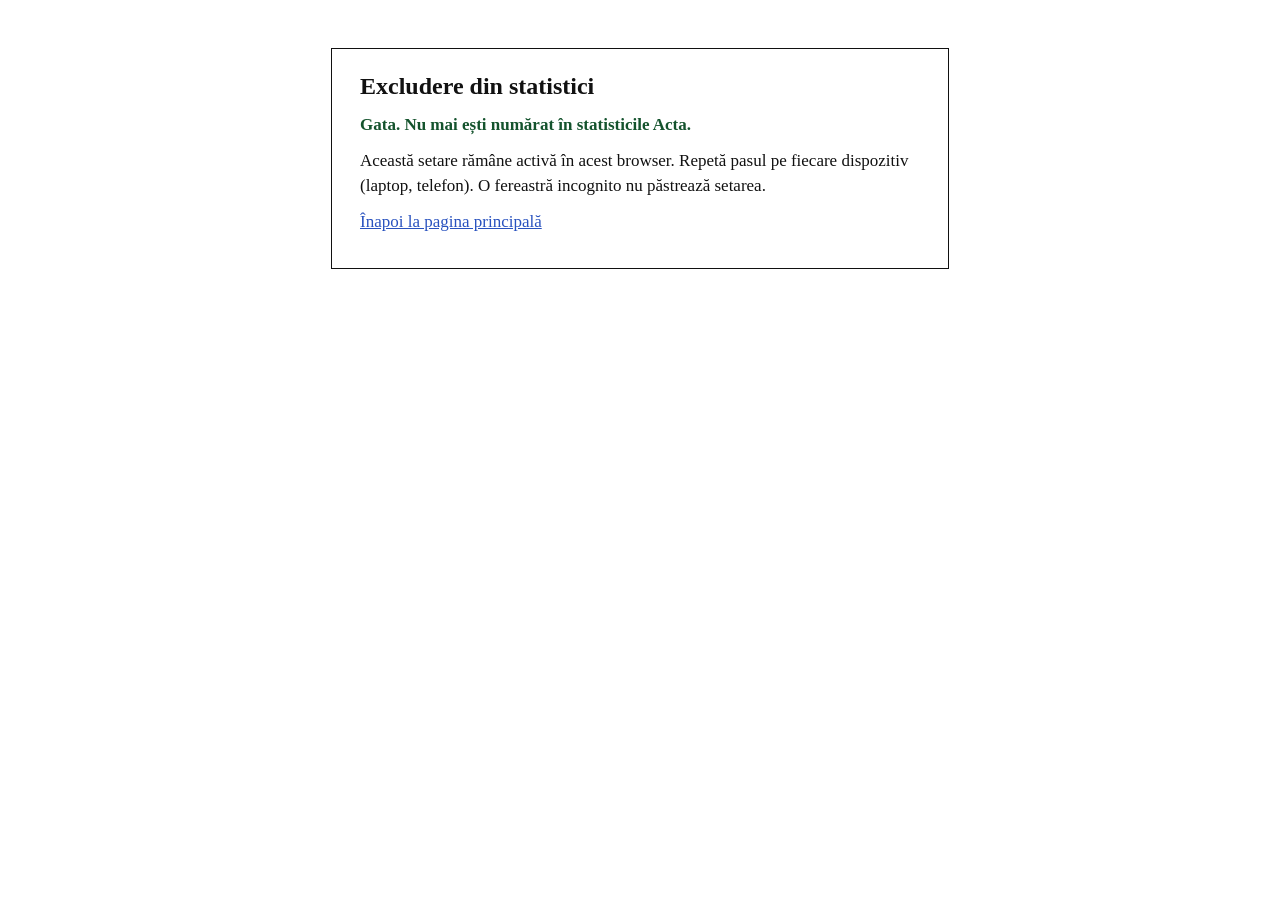
<file: exclude/index.html>
<!doctype html>
<html lang="ro">
<head>
  <meta charset="utf-8">
  <meta name="viewport" content="width=device-width, initial-scale=1">
  <meta name="robots" content="noindex">
  <title>Acta — Excludere din statistici</title>
  <link rel="icon" href="/favicon.svg" type="image/svg+xml">
  <style>
    body {
      margin: 0;
      padding: 48px 24px;
      font-family: 'EB Garamond', Georgia, serif;
      color: #111;
      background: #fff;
    }
    .box { max-width: 560px; margin: 0 auto; border: 1.5px solid #111; padding: 24px 28px; }
    h1 { font-size: 24px; margin: 0 0 12px; }
    p { font-size: 17px; line-height: 1.5; margin: 0 0 10px; }
    .ok { color: #14532d; font-weight: 600; }
    .err { color: #6B0F1A; font-weight: 600; }
    a { color: #2952BF; }
  </style>
</head>
<body>
  <div class="box">
    <h1>Excludere din statistici</h1>
    <p id="status">Se aplică...</p>
    <p>Această setare rămâne activă în acest browser. Repetă pasul pe fiecare
    dispozitiv (laptop, telefon). O fereastră incognito nu păstrează setarea.</p>
    <p><a href="/">Înapoi la pagina principală</a></p>
  </div>
  <script>
    (function () {
      var status = document.getElementById("status");
      try {
        localStorage.setItem("umami.disabled", "1");
        status.className = "ok";
        status.textContent = "Gata. Nu mai ești numărat în statisticile Acta.";
      } catch (err) {
        status.className = "err";
        status.textContent =
          "Nu am putut salva setarea (localStorage indisponibil în acest browser).";
      }
    })();
  </script>
</body>
</html>
</file>
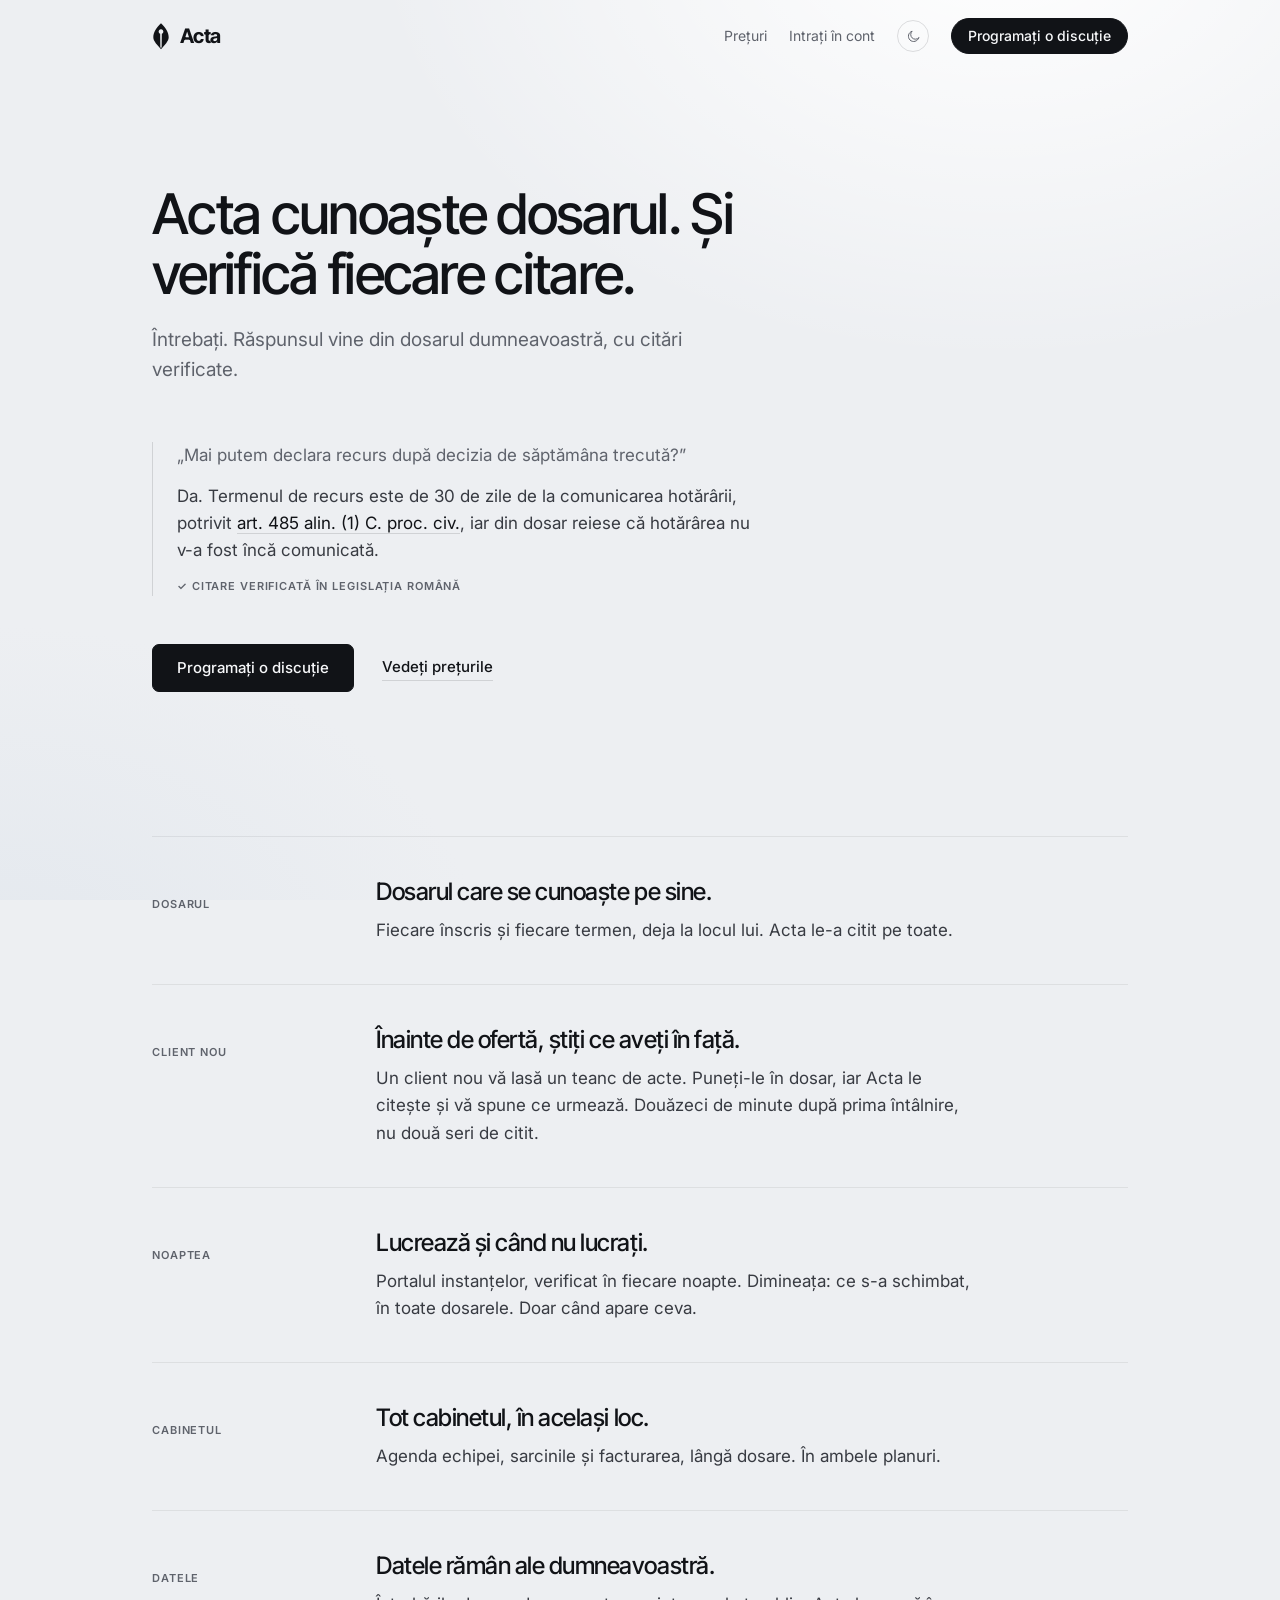
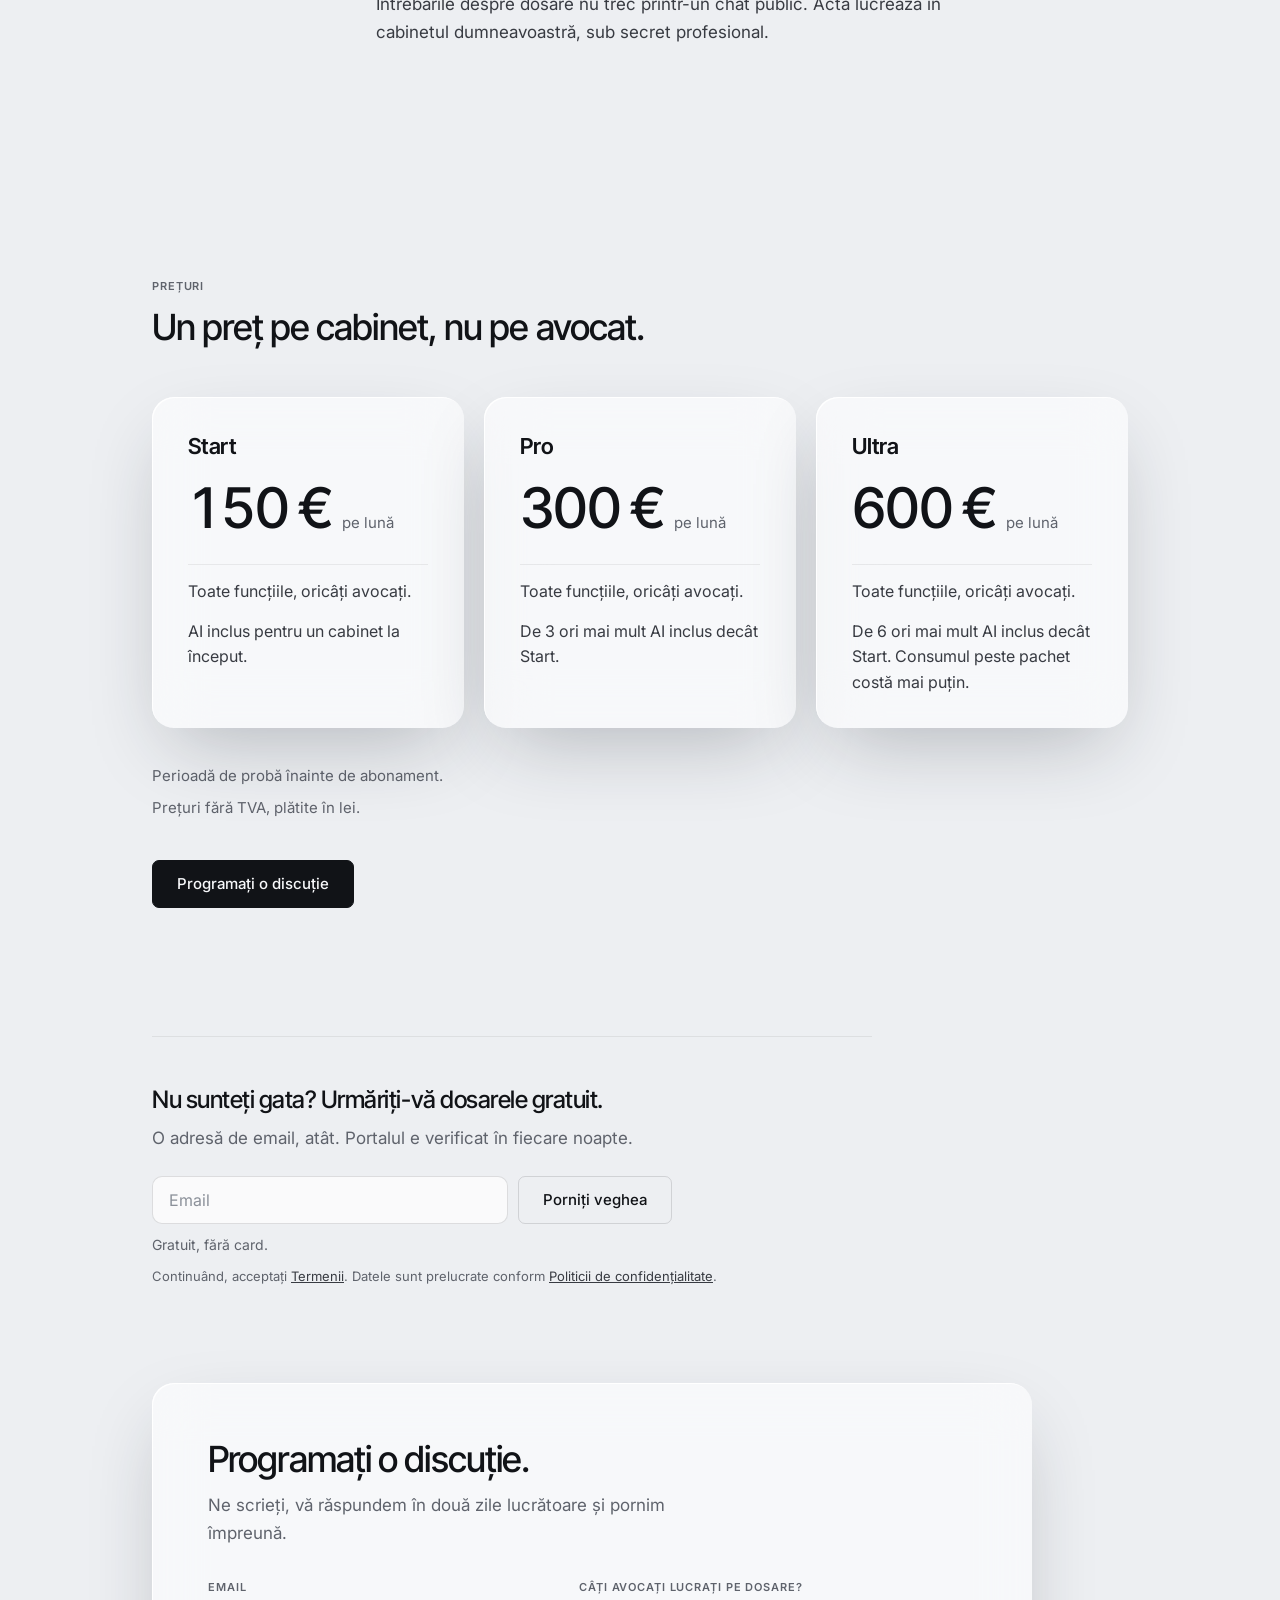
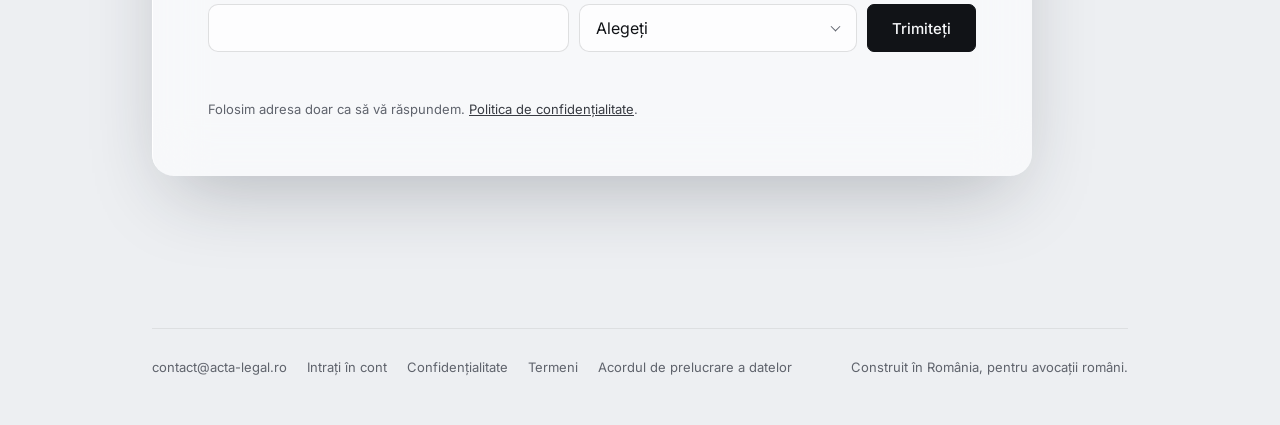
<file: preturi/index.html>
<!DOCTYPE html>
<html lang="ro">
<head>
  <meta charset="UTF-8">
  <title>Prețuri — Acta</title>
  <meta name="robots" content="noindex">
  <link rel="canonical" href="https://acta-legal.ro/#preturi">
  <meta http-equiv="refresh" content="0; url=/#preturi">
  <script>location.replace("/#preturi");</script>
</head>
<body>
  <p>Prețurile sunt acum pe <a href="/#preturi">pagina principală</a>.</p>
</body>
</html>
</file>
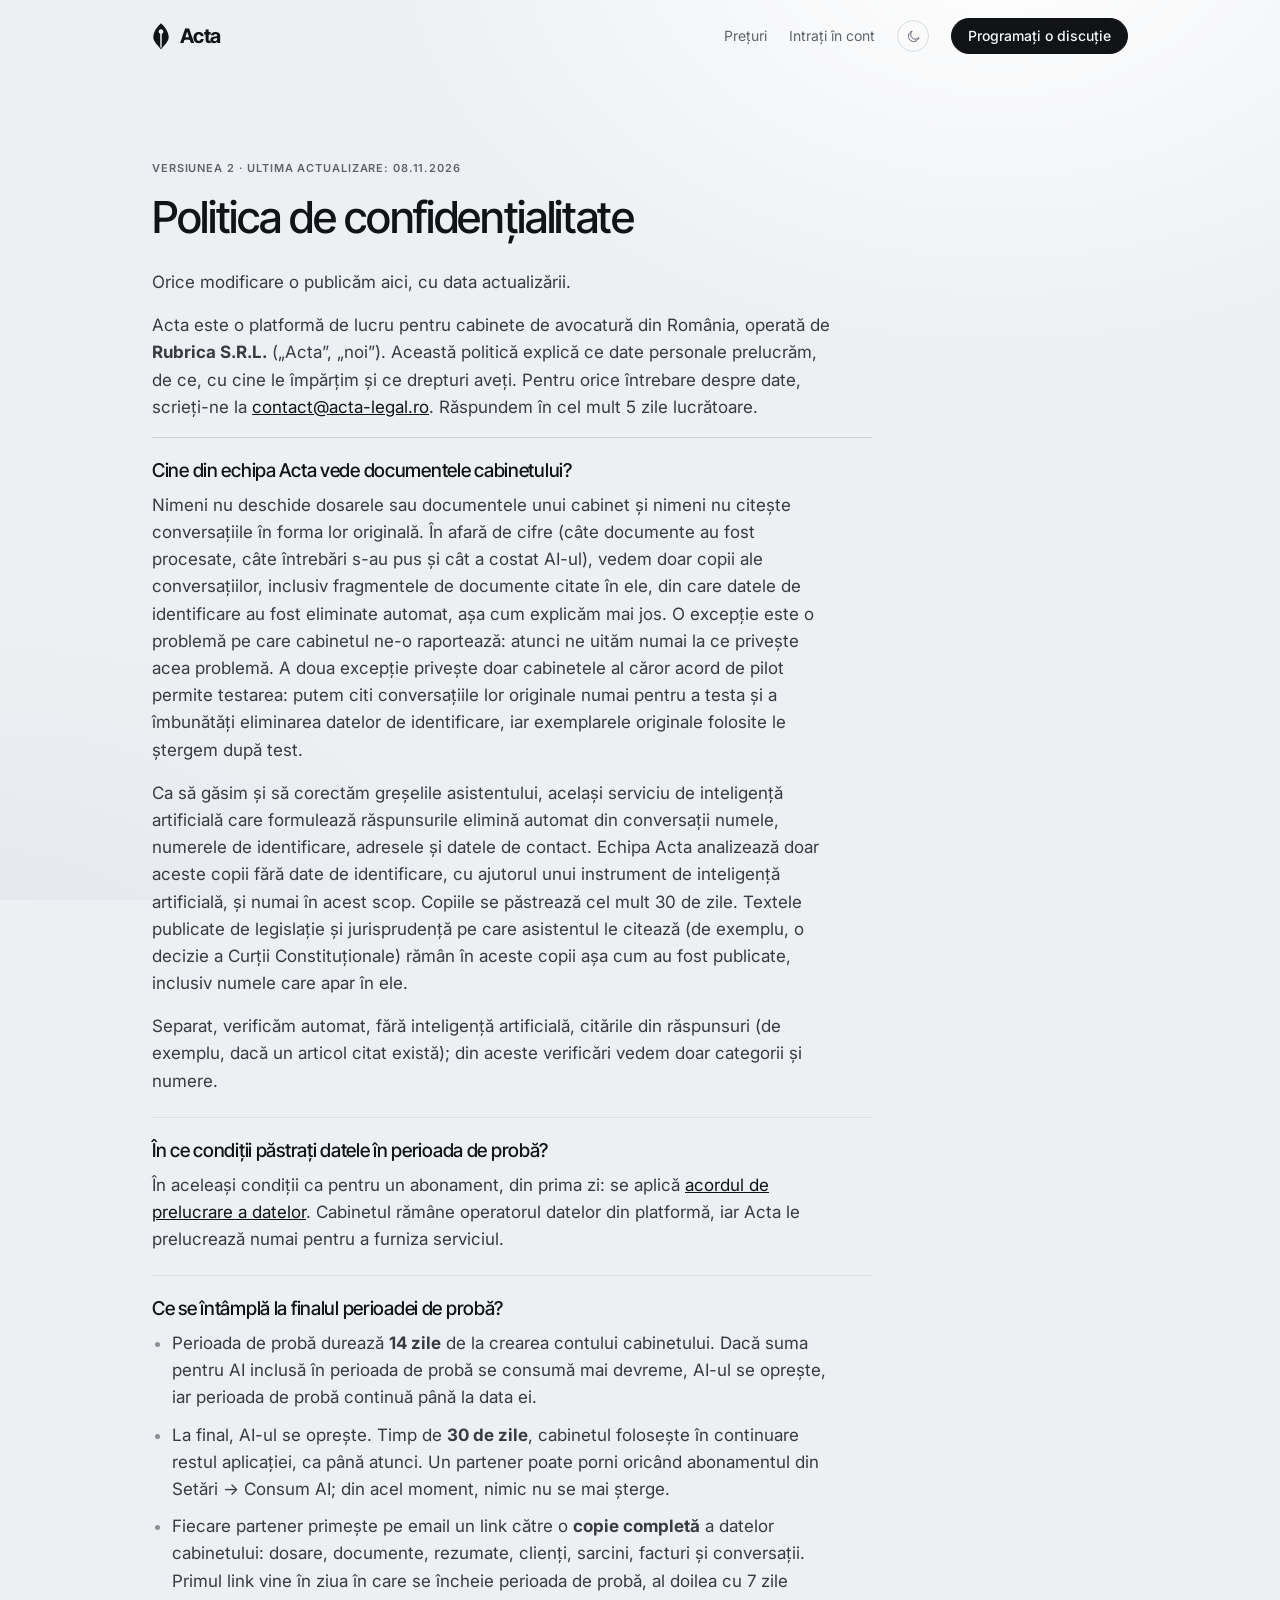
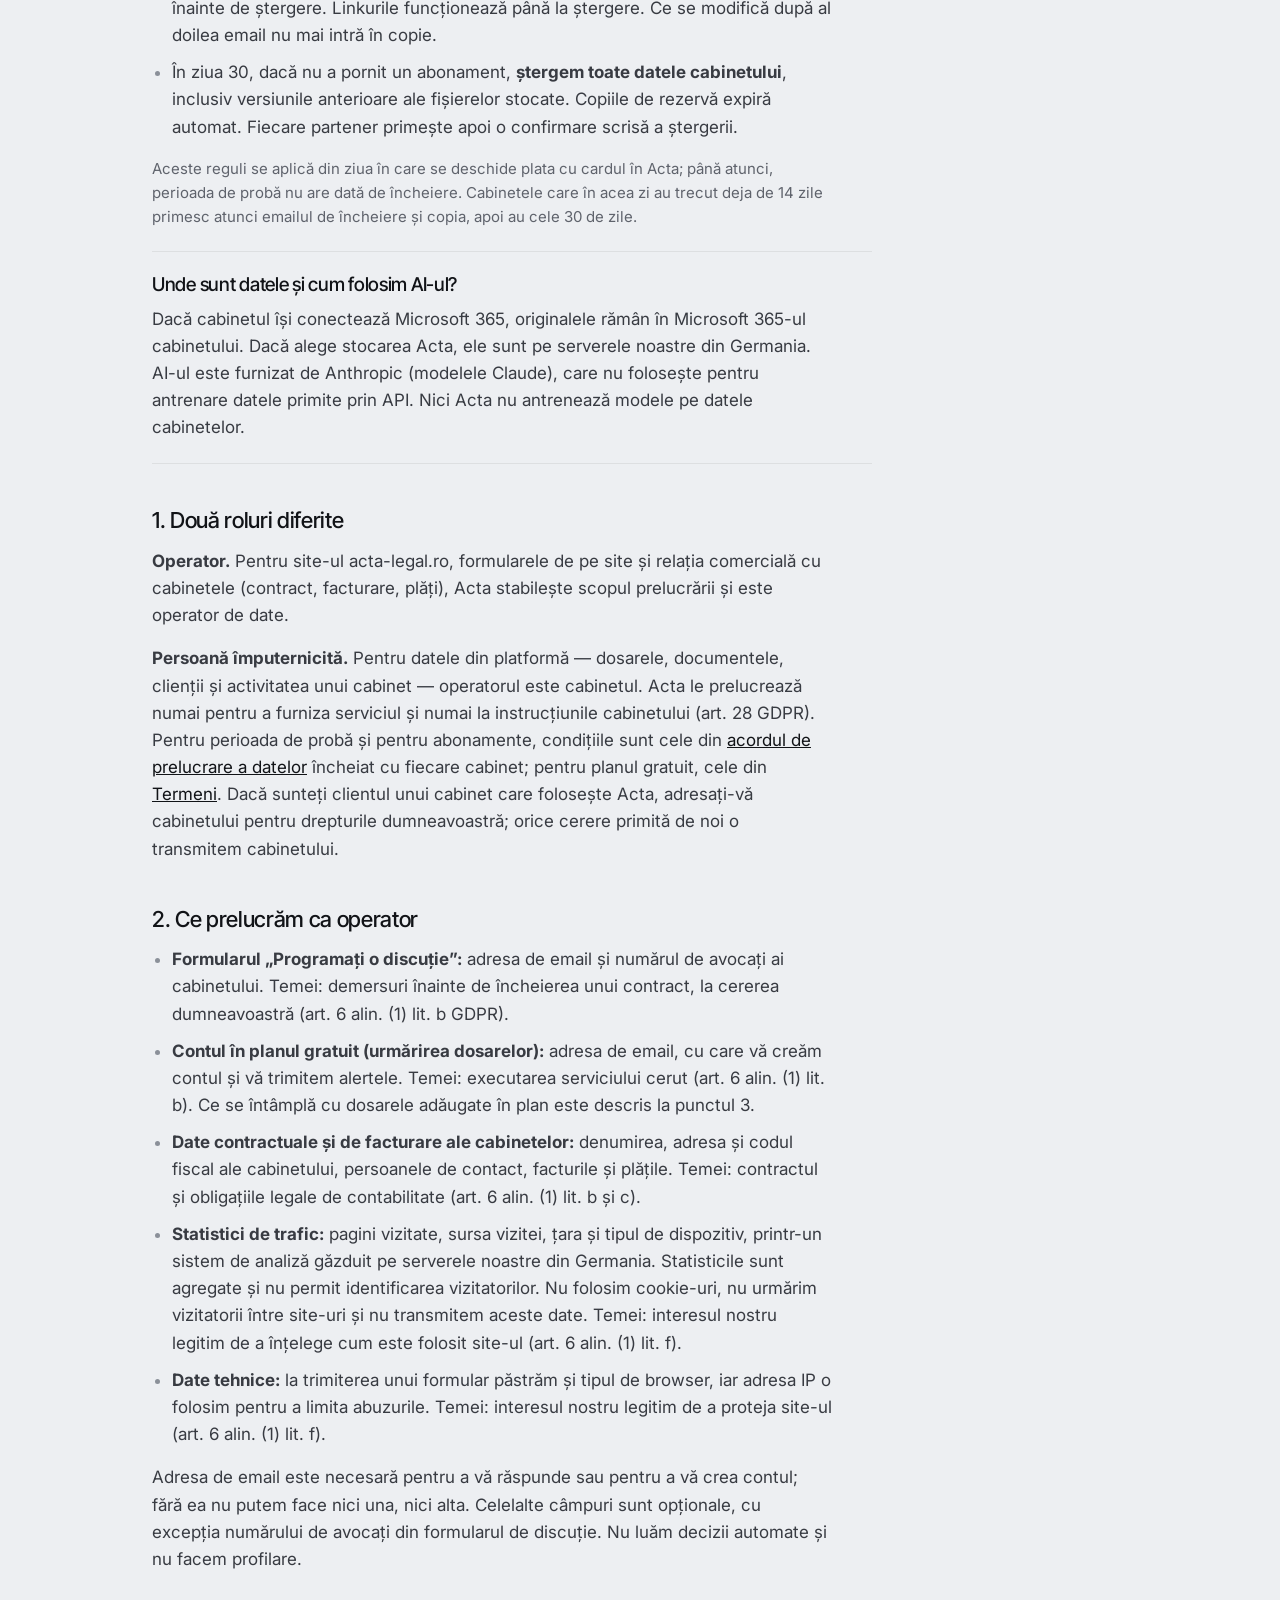
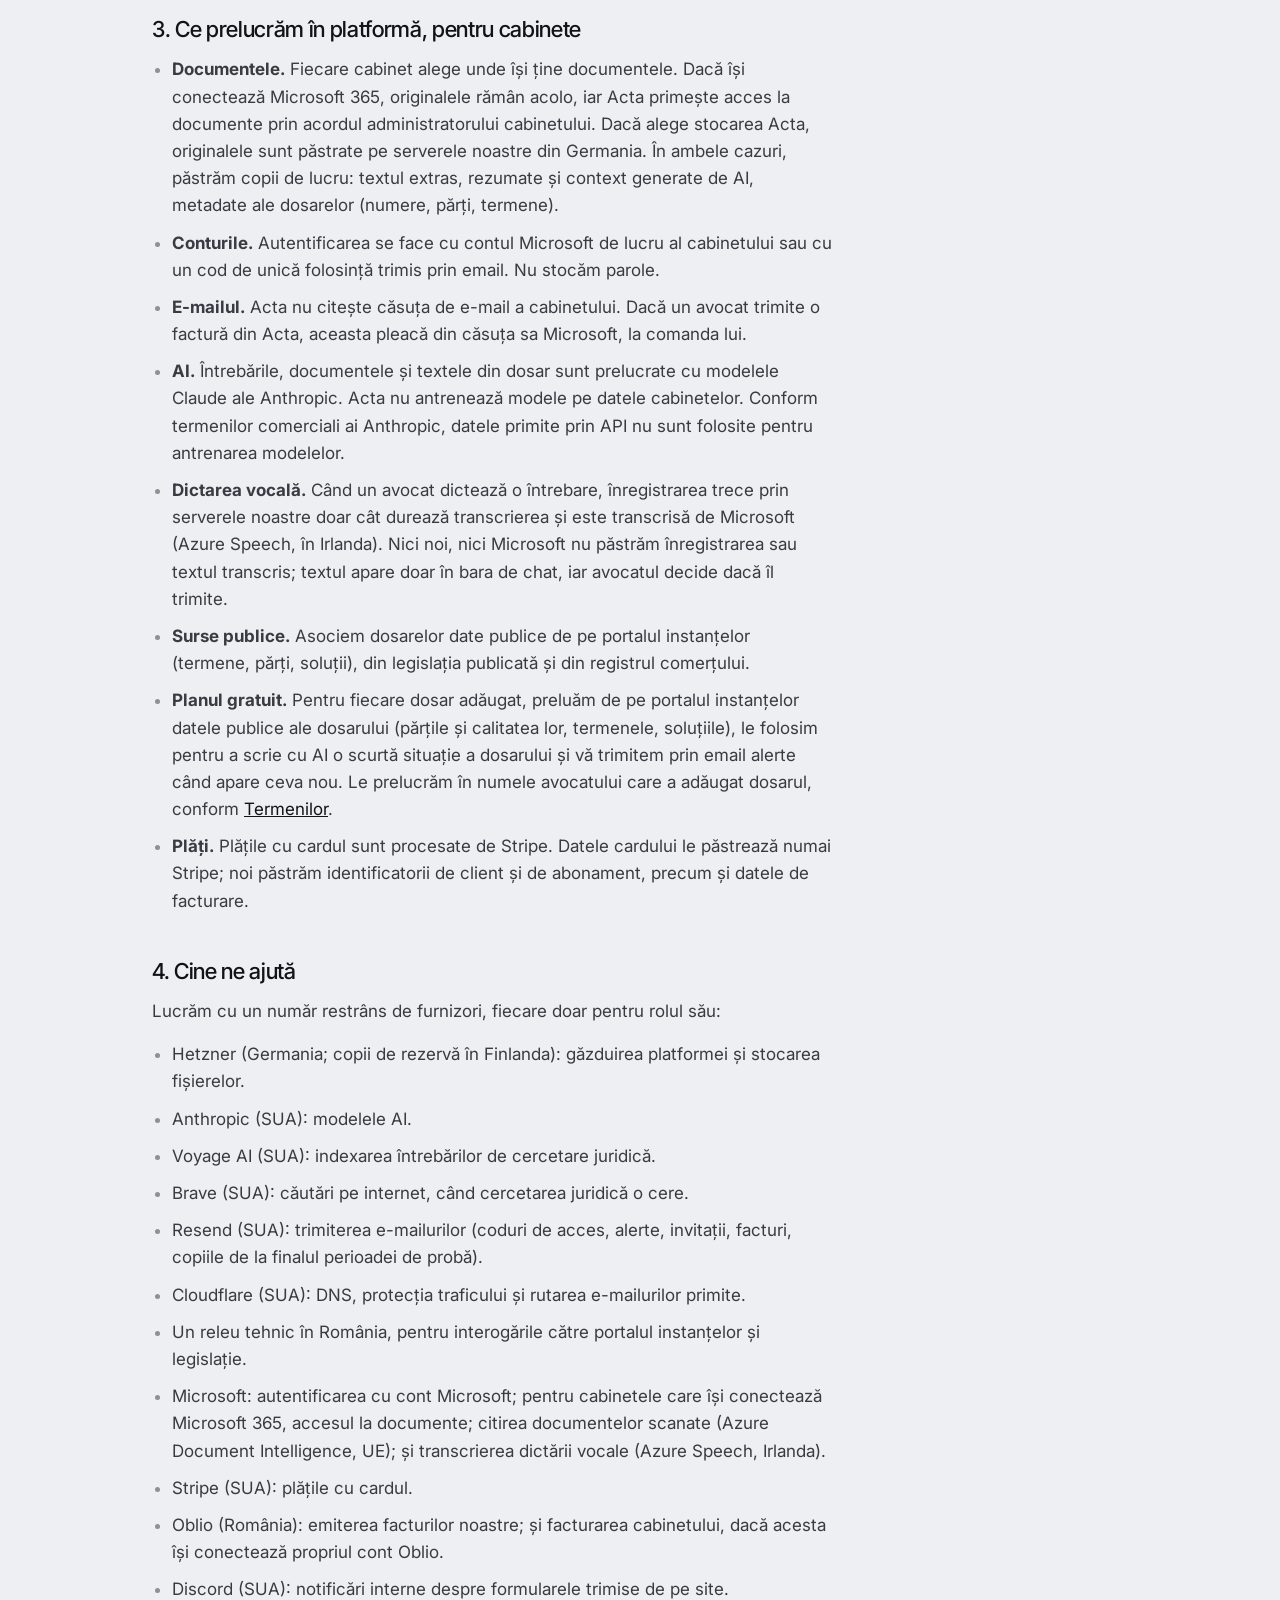
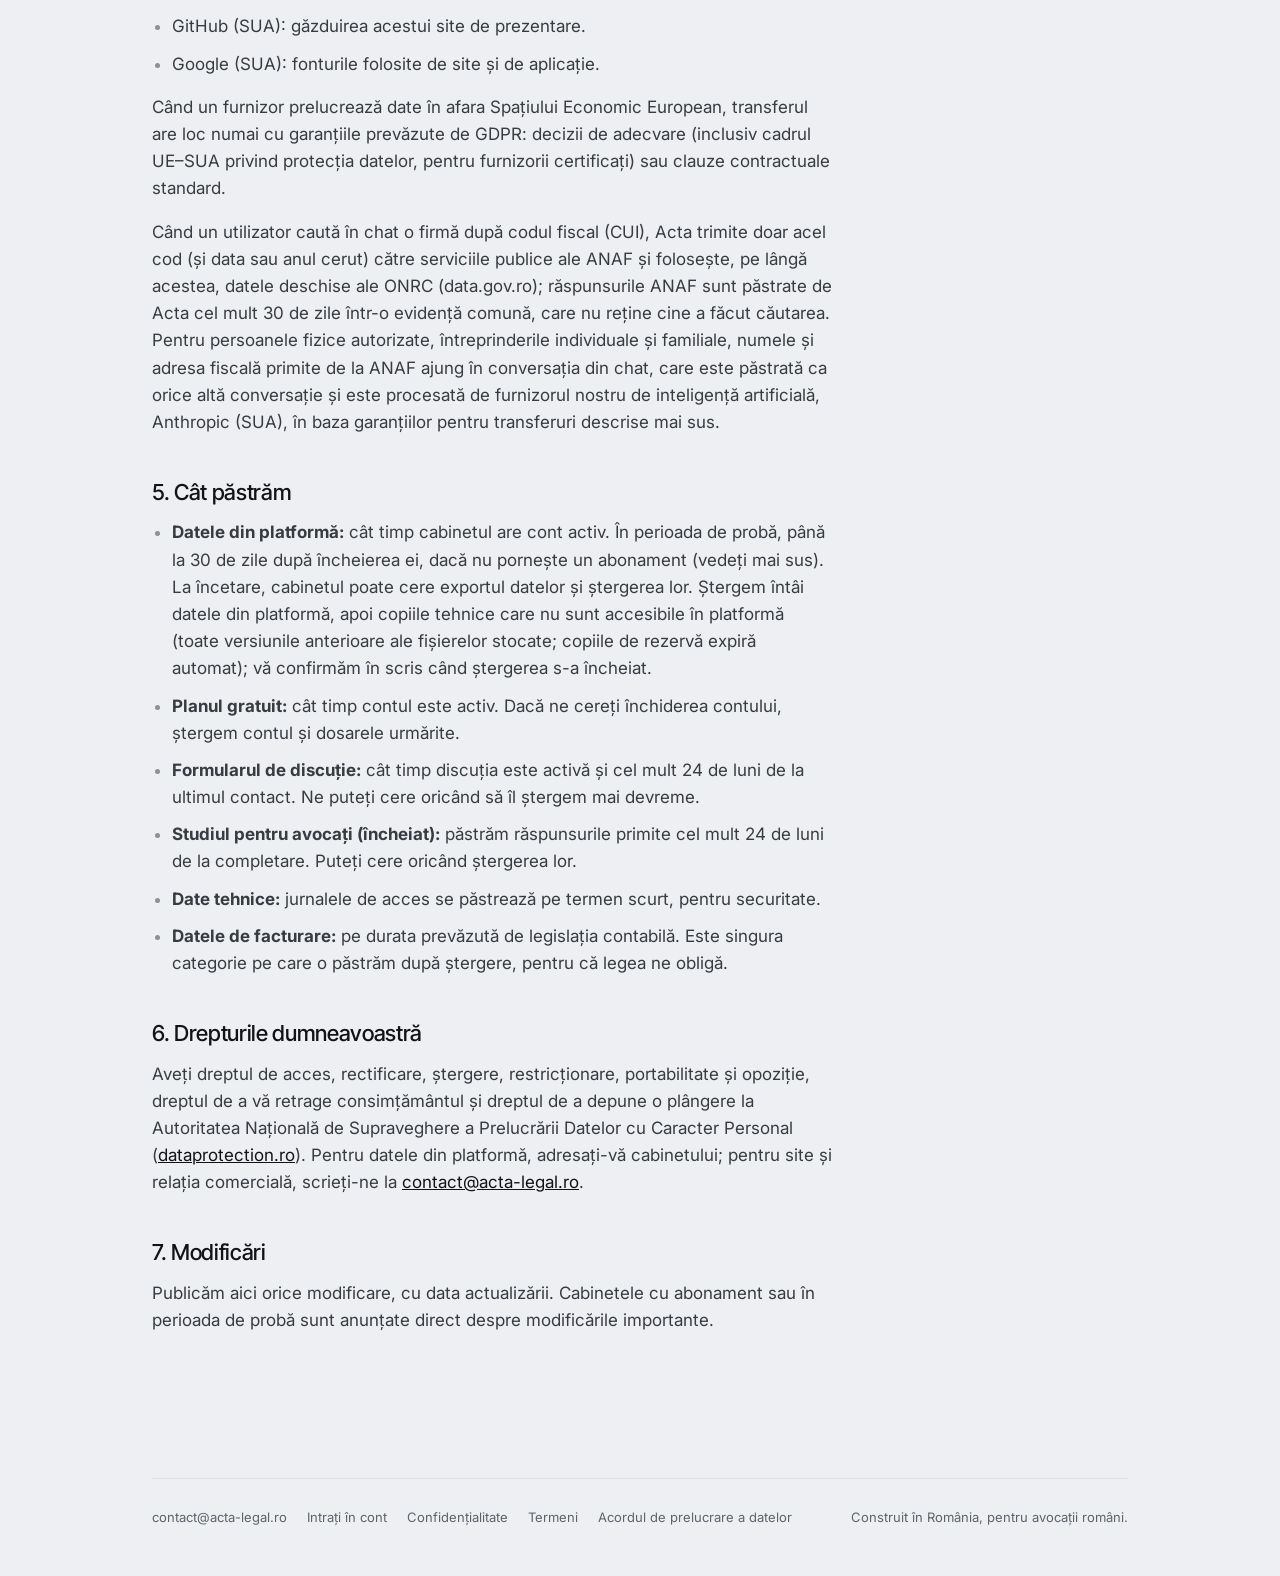
<file: privacy/index.html>
<!DOCTYPE html>
<html lang="ro">
<head>
  <meta charset="UTF-8">
  <meta name="viewport" content="width=device-width, initial-scale=1">
  <title>Politica de confidențialitate — Acta</title>
  <meta name="description" content="Politica de confidențialitate Acta: ce date prelucrăm, cu cine le împărțim și ce drepturi aveți.">
  <script>(function(d){d.classList.add("js");try{var t=localStorage.getItem("acta-theme");if(t==="light"||t==="dark")d.setAttribute("data-theme",t)}catch(e){}setTimeout(function(){if(!window.actaSite)d.classList.remove("js")},2500)})(document.documentElement)</script>
  <link rel="icon" href="/favicon.svg" type="image/svg+xml">
  <link rel="alternate icon" href="/favicon-32.png" type="image/png">
  <link rel="apple-touch-icon" href="/apple-touch-icon.png">
  <meta name="theme-color" content="#edeff2" media="(prefers-color-scheme: light)">
  <meta name="theme-color" content="#0b0c0e" media="(prefers-color-scheme: dark)">
  <link rel="preconnect" href="https://fonts.googleapis.com">
  <link rel="preconnect" href="https://fonts.gstatic.com" crossorigin>
  <link href="https://fonts.googleapis.com/css2?family=Inter:wght@400;500;600&family=Inter+Tight:wght@500;600;700&display=swap" rel="stylesheet">
  <link rel="stylesheet" href="/css/site.css">
  <script defer src="/js/site.js"></script>
  <style>
    .brief { margin: 8px 0; border-top: 1px solid var(--rule2); }
    .qa { padding: 22px 0 6px; border-bottom: 1px solid var(--rule); }
    .doc .qa h2 { margin: 0 0 10px; font-size: 19px; }
    .aside { font-size: 15px; color: var(--t3); }
  </style>
</head>
<body>
<svg width="0" height="0" style="position:absolute" aria-hidden="true">
  <defs>
    <symbol id="nib-mid" viewBox="16 6 32 51">
      <path fill="currentColor" fill-rule="evenodd" d="M32 8.5 C 41 16.5 46 25.5 46 34 C 46 37.5 44.3 41 41.5 44.7 L32 55.5 L22.5 44.7 C 19.7 41 18 37.5 18 34 C 18 25.5 23 16.5 32 8.5 Z M30.5 27.5 A 4.3 4.3 0 1 1 33.5 27.5 L33.2 51.4 L32 54 L30.8 51.4 Z"/>
    </symbol>
  </defs>
</svg>

<header class="site-head">
  <div class="wrap">
    <a class="brand" href="/" aria-label="Acta, pagina principală"><svg aria-hidden="true"><use href="#nib-mid"/></svg>Acta</a>
    <nav class="nav">
      <a class="quiet" href="/#preturi">Prețuri</a>
      <a class="quiet" href="https://app.acta-legal.ro">Intrați în cont</a>
      <button class="theme-toggle" type="button" aria-label="Schimbați tema">
        <svg class="moon" viewBox="0 0 24 24" fill="none" stroke="currentColor" stroke-width="1.6" stroke-linecap="round" stroke-linejoin="round" aria-hidden="true"><path d="M20.5 14.2A8.5 8.5 0 1 1 9.8 3.5a6.6 6.6 0 0 0 10.7 10.7z"/></svg>
        <svg class="sun" viewBox="0 0 24 24" fill="none" stroke="currentColor" stroke-width="1.6" stroke-linecap="round" aria-hidden="true"><circle cx="12" cy="12" r="4"/><path d="M12 2.5v2M12 19.5v2M2.5 12h2M19.5 12h2M5.3 5.3l1.4 1.4M17.3 17.3l1.4 1.4M5.3 18.7l1.4-1.4M17.3 6.7l1.4-1.4"/></svg>
      </button>
      <a class="btn pill" href="/#discutie">Programați o discuție</a>
    </nav>
  </div>
</header>

<main class="doc">
  <div class="wrap">
    <div class="col">
      <p class="label">Versiunea 2 · Ultima actualizare: 08.11.2026</p>
      <h1>Politica de confidențialitate</h1>
      <p>Orice modificare o publicăm aici, cu data actualizării.</p>

      <p>Acta este o platformă de lucru pentru cabinete de avocatură din România, operată de
      <b>Rubrica S.R.L.</b> („Acta”, „noi”). Această politică explică ce date personale prelucrăm, de ce,
      cu cine le împărțim și ce drepturi aveți. Pentru orice întrebare despre date, scrieți-ne la
      <a href="mailto:contact@acta-legal.ro">contact@acta-legal.ro</a>. Răspundem în cel mult 5 zile lucrătoare.</p>

      <div class="brief">
        <section class="qa">
          <h2>Cine din echipa Acta vede documentele cabinetului?</h2>
          <p>Nimeni nu deschide dosarele sau documentele unui cabinet și nimeni nu citește conversațiile în
          forma lor originală. În afară de cifre (câte documente au fost procesate, câte întrebări s-au pus și
          cât a costat AI-ul), vedem doar copii ale conversațiilor, inclusiv fragmentele de documente citate
          în ele, din care datele de identificare au fost eliminate automat, așa cum explicăm mai jos. O excepție este o problemă pe care cabinetul ne-o raportează: atunci ne uităm numai la ce privește acea problemă.
          A doua excepție privește doar cabinetele al căror acord de pilot permite testarea: putem citi conversațiile lor
          originale numai pentru a testa și a îmbunătăți eliminarea datelor de identificare, iar exemplarele originale
          folosite le ștergem după test.</p>
          <p>Ca să găsim și să corectăm greșelile asistentului, același serviciu de inteligență artificială
          care formulează răspunsurile elimină automat din conversații numele, numerele de identificare,
          adresele și datele de contact. Echipa Acta analizează doar aceste copii fără date de identificare,
          cu ajutorul unui instrument de inteligență artificială, și numai în acest scop. Copiile se păstrează
          cel mult 30 de zile. Textele publicate de legislație și jurisprudență pe care asistentul le citează (de exemplu, o decizie a Curții Constituționale) rămân în aceste copii așa cum au fost publicate, inclusiv numele care apar în ele.</p>
          <p>Separat, verificăm automat, fără inteligență artificială, citările din răspunsuri (de exemplu,
          dacă un articol citat există); din aceste verificări vedem doar categorii și numere.</p>
        </section>

        <section class="qa">
          <h2>În ce condiții păstrați datele în perioada de probă?</h2>
          <p>În aceleași condiții ca pentru un abonament, din prima zi: se aplică <a href="/acord/">acordul de prelucrare a
          datelor</a>. Cabinetul rămâne operatorul datelor din platformă, iar Acta le prelucrează numai pentru a
          furniza serviciul.</p>
        </section>

        <section class="qa">
          <h2>Ce se întâmplă la finalul perioadei de probă?</h2>
          <ul>
            <li>Perioada de probă durează <b>14 zile</b> de la crearea contului cabinetului. Dacă suma pentru AI
            inclusă în perioada de probă se consumă mai devreme, AI-ul se oprește, iar perioada de probă continuă
            până la data ei.</li>
            <li>La final, AI-ul se oprește. Timp de <b>30 de zile</b>, cabinetul folosește în continuare restul
            aplicației, ca până atunci. Un partener poate porni oricând abonamentul din Setări → Consum AI; din
            acel moment, nimic nu se mai șterge.</li>
            <li>Fiecare partener primește pe email un link către o <b>copie completă</b> a datelor cabinetului:
            dosare, documente, rezumate, clienți, sarcini, facturi și conversații. Primul link vine în ziua în care
            se încheie perioada de probă, al doilea cu 7 zile înainte de ștergere. Linkurile funcționează până la
            ștergere. Ce se modifică după al doilea email nu mai intră în copie.</li>
            <li>În ziua 30, dacă nu a pornit un abonament, <b>ștergem toate datele cabinetului</b>, inclusiv
            versiunile anterioare ale fișierelor stocate. Copiile de rezervă expiră automat. Fiecare partener
            primește apoi o confirmare scrisă a ștergerii.</li>
          </ul>
          <p class="aside">Aceste reguli se aplică din ziua în care se deschide plata cu cardul în Acta; până atunci,
          perioada de probă nu are dată de încheiere. Cabinetele care în acea zi au trecut deja de 14 zile primesc
          atunci emailul de încheiere și copia, apoi au cele 30 de zile.</p>
        </section>

        <section class="qa">
          <h2>Unde sunt datele și cum folosim AI-ul?</h2>
          <p>Dacă cabinetul își conectează Microsoft 365, originalele rămân în Microsoft 365-ul cabinetului.
          Dacă alege stocarea Acta, ele sunt pe serverele noastre din Germania. AI-ul este furnizat de Anthropic
          (modelele Claude), care nu folosește pentru antrenare datele primite prin API. Nici Acta nu antrenează
          modele pe datele cabinetelor.</p>
        </section>
      </div>

      <h2>1. Două roluri diferite</h2>
      <p><b>Operator.</b> Pentru site-ul acta-legal.ro, formularele de pe site și relația comercială cu
      cabinetele (contract, facturare, plăți), Acta stabilește scopul prelucrării și este operator de date.</p>
      <p><b>Persoană împuternicită.</b> Pentru datele din platformă — dosarele, documentele, clienții și
      activitatea unui cabinet — operatorul este cabinetul. Acta le prelucrează numai pentru a furniza
      serviciul și numai la instrucțiunile cabinetului (art. 28 GDPR). Pentru perioada de probă și pentru abonamente, condițiile sunt
      cele din <a href="/acord/">acordul de prelucrare a datelor</a> încheiat cu fiecare cabinet; pentru planul gratuit, cele din
      <a href="/terms/">Termeni</a>. Dacă sunteți clientul unui cabinet care folosește Acta, adresați-vă
      cabinetului pentru drepturile dumneavoastră; orice cerere primită de noi o transmitem cabinetului.</p>

      <h2>2. Ce prelucrăm ca operator</h2>
      <ul>
        <li><b>Formularul „Programați o discuție”:</b> adresa de email și numărul de avocați ai cabinetului.
        Temei: demersuri înainte de încheierea unui contract, la cererea dumneavoastră (art. 6 alin. (1) lit. b GDPR).</li>
        <li><b>Contul în planul gratuit (urmărirea dosarelor):</b> adresa de email, cu care vă creăm contul și
        vă trimitem alertele. Temei: executarea serviciului cerut (art. 6 alin. (1) lit. b). Ce se întâmplă cu
        dosarele adăugate în plan este descris la punctul 3.</li>
        <li><b>Date contractuale și de facturare ale cabinetelor:</b> denumirea, adresa și codul fiscal ale
        cabinetului, persoanele de contact, facturile și plățile. Temei: contractul și obligațiile legale de
        contabilitate (art. 6 alin. (1) lit. b și c).</li>
        <li><b>Statistici de trafic:</b> pagini vizitate, sursa vizitei, țara și tipul de dispozitiv, printr-un
        sistem de analiză găzduit pe serverele noastre din Germania. Statisticile sunt agregate și nu
        permit identificarea vizitatorilor. Nu folosim cookie-uri, nu urmărim
        vizitatorii între site-uri și nu transmitem aceste date. Temei: interesul nostru legitim de a înțelege
        cum este folosit site-ul (art. 6 alin. (1) lit. f).</li>
        <li><b>Date tehnice:</b> la trimiterea unui formular păstrăm și tipul de browser, iar adresa IP o folosim
        pentru a limita abuzurile. Temei: interesul nostru legitim de a proteja site-ul (art. 6 alin. (1) lit. f).</li>
      </ul>
      <p>Adresa de email este necesară pentru a vă răspunde sau pentru a vă crea contul; fără ea nu putem face
      nici una, nici alta. Celelalte câmpuri sunt opționale, cu excepția numărului de avocați din formularul de
      discuție. Nu luăm decizii automate și nu facem profilare.</p>

      <h2>3. Ce prelucrăm în platformă, pentru cabinete</h2>
      <ul>
        <li><b>Documentele.</b> Fiecare cabinet alege unde își ține documentele. Dacă își conectează
        Microsoft 365, originalele rămân acolo, iar Acta primește acces la documente prin acordul
        administratorului cabinetului. Dacă alege stocarea Acta, originalele sunt păstrate pe serverele
        noastre din Germania. În ambele cazuri, păstrăm copii de lucru: textul extras, rezumate și context
        generate de AI, metadate ale dosarelor (numere, părți, termene).</li>
        <li><b>Conturile.</b> Autentificarea se face cu contul Microsoft de lucru al cabinetului sau cu un
        cod de unică folosință trimis prin email. Nu stocăm parole.</li>
        <li><b>E-mailul.</b> Acta nu citește căsuța de e-mail a cabinetului. Dacă un avocat trimite o factură
        din Acta, aceasta pleacă din căsuța sa Microsoft, la comanda lui.</li>
        <li><b>AI.</b> Întrebările, documentele și textele din dosar sunt prelucrate cu modelele Claude ale
        Anthropic. Acta nu antrenează modele pe datele cabinetelor. Conform termenilor comerciali ai Anthropic,
        datele primite prin API nu sunt folosite pentru antrenarea modelelor.</li>
        <li><b>Dictarea vocală.</b> Când un avocat dictează o întrebare, înregistrarea trece prin serverele
        noastre doar cât durează transcrierea și este transcrisă de Microsoft (Azure Speech, în Irlanda). Nici noi,
        nici Microsoft nu păstrăm înregistrarea sau textul transcris; textul apare doar în bara de chat, iar
        avocatul decide dacă îl trimite.</li>
        <li><b>Surse publice.</b> Asociem dosarelor date publice de pe portalul instanțelor (termene, părți,
        soluții), din legislația publicată și din registrul comerțului.</li>
        <li><b>Planul gratuit.</b> Pentru fiecare dosar adăugat, preluăm de pe portalul instanțelor datele publice
        ale dosarului (părțile și calitatea lor, termenele, soluțiile), le folosim pentru a scrie cu AI o scurtă
        situație a dosarului și vă trimitem prin email alerte când apare ceva nou. Le prelucrăm în numele
        avocatului care a adăugat dosarul, conform <a href="/terms/">Termenilor</a>.</li>
        <li><b>Plăți.</b> Plățile cu cardul sunt procesate de Stripe. Datele cardului le păstrează numai
        Stripe; noi păstrăm identificatorii de client și de abonament, precum și datele de facturare.</li>
      </ul>

      <h2>4. Cine ne ajută</h2>
      <p>Lucrăm cu un număr restrâns de furnizori, fiecare doar pentru rolul său:</p>
      <ul>
        <li>Hetzner (Germania; copii de rezervă în Finlanda): găzduirea platformei și stocarea fișierelor.</li>
        <li>Anthropic (SUA): modelele AI.</li>
        <li>Voyage AI (SUA): indexarea întrebărilor de cercetare juridică.</li>
        <li>Brave (SUA): căutări pe internet, când cercetarea juridică o cere.</li>
        <li>Resend (SUA): trimiterea e-mailurilor (coduri de acces, alerte, invitații, facturi, copiile de la finalul perioadei de probă).</li>
        <li>Cloudflare (SUA): DNS, protecția traficului și rutarea e-mailurilor primite.</li>
        <li>Un releu tehnic în România, pentru interogările către portalul instanțelor și legislație.</li>
        <li>Microsoft: autentificarea cu cont Microsoft; pentru cabinetele care își conectează Microsoft 365,
        accesul la documente; citirea documentelor scanate (Azure Document Intelligence, UE); și transcrierea
        dictării vocale (Azure Speech, Irlanda).</li>
        <li>Stripe (SUA): plățile cu cardul.</li>
        <li>Oblio (România): emiterea facturilor noastre; și facturarea cabinetului, dacă acesta își conectează propriul cont Oblio.</li>
        <li>Discord (SUA): notificări interne despre formularele trimise de pe site.</li>
        <li>GitHub (SUA): găzduirea acestui site de prezentare.</li>
        <li>Google (SUA): fonturile folosite de site și de aplicație.</li>
      </ul>
      <p>Când un furnizor prelucrează date în afara Spațiului Economic European, transferul are loc numai cu
      garanțiile prevăzute de GDPR: decizii de adecvare (inclusiv cadrul UE–SUA privind protecția datelor,
      pentru furnizorii certificați) sau clauze contractuale standard.</p>
      <p>Când un utilizator caută în chat o firmă după codul fiscal (CUI), Acta trimite doar acel cod (și data sau
      anul cerut) către serviciile publice ale ANAF și folosește, pe lângă acestea, datele deschise ale ONRC
      (data.gov.ro); răspunsurile ANAF sunt păstrate de Acta cel mult 30 de zile într-o evidență comună, care nu
      reține cine a făcut căutarea. Pentru persoanele fizice autorizate, întreprinderile individuale și familiale,
      numele și adresa fiscală primite de la ANAF ajung în conversația din chat, care este păstrată ca orice altă
      conversație și este procesată de furnizorul nostru de inteligență artificială, Anthropic (SUA), în baza
      garanțiilor pentru transferuri descrise mai sus.</p>

      <h2>5. Cât păstrăm</h2>
      <ul>
        <li><b>Datele din platformă:</b> cât timp cabinetul are cont activ. În perioada de probă, până la 30 de
        zile după încheierea ei, dacă nu pornește un abonament (vedeți mai sus). La încetare, cabinetul poate cere
        exportul datelor și ștergerea lor. Ștergem întâi datele din platformă, apoi copiile tehnice care nu
        sunt accesibile în platformă (toate versiunile anterioare ale fișierelor stocate; copiile de rezervă
        expiră automat); vă confirmăm în scris când ștergerea s-a încheiat.</li>
        <li><b>Planul gratuit:</b> cât timp contul este activ. Dacă ne cereți închiderea contului, ștergem
        contul și dosarele urmărite.</li>
        <li><b>Formularul de discuție:</b> cât timp discuția este activă și cel mult 24 de luni de la ultimul
        contact. Ne puteți cere oricând să îl ștergem mai devreme.</li>
        <li><b>Studiul pentru avocați (încheiat):</b> păstrăm răspunsurile primite cel mult 24 de luni de la
        completare. Puteți cere oricând ștergerea lor.</li>
        <li><b>Date tehnice:</b> jurnalele de acces se păstrează pe termen scurt, pentru securitate.</li>
        <li><b>Datele de facturare:</b> pe durata prevăzută de legislația contabilă. Este singura categorie
        pe care o păstrăm după ștergere, pentru că legea ne obligă.</li>
      </ul>

      <h2>6. Drepturile dumneavoastră</h2>
      <p>Aveți dreptul de acces, rectificare, ștergere, restricționare, portabilitate și opoziție, dreptul de
      a vă retrage consimțământul și dreptul de a depune o plângere la Autoritatea Națională de Supraveghere a
      Prelucrării Datelor cu Caracter Personal (<a href="https://www.dataprotection.ro">dataprotection.ro</a>).
      Pentru datele din platformă, adresați-vă cabinetului; pentru site și relația comercială, scrieți-ne la
      <a href="mailto:contact@acta-legal.ro">contact@acta-legal.ro</a>.</p>

      <h2>7. Modificări</h2>
      <p>Publicăm aici orice modificare, cu data actualizării. Cabinetele cu abonament sau în perioada de probă sunt anunțate direct
      despre modificările importante.</p>
    </div>
  </div>
</main>

<footer class="site-foot">
  <div class="wrap"><div class="row">
    <a href="mailto:contact@acta-legal.ro">contact@acta-legal.ro</a>
    <a href="https://app.acta-legal.ro">Intrați în cont</a>
    <a href="/privacy/">Confidențialitate</a>
    <a href="/terms/">Termeni</a>
    <a href="/acord/">Acordul de prelucrare a datelor</a>
    <span class="sign">Construit în România, pentru avocații români.</span>
  </div></div>
</footer>
</body>
</html>
</file>
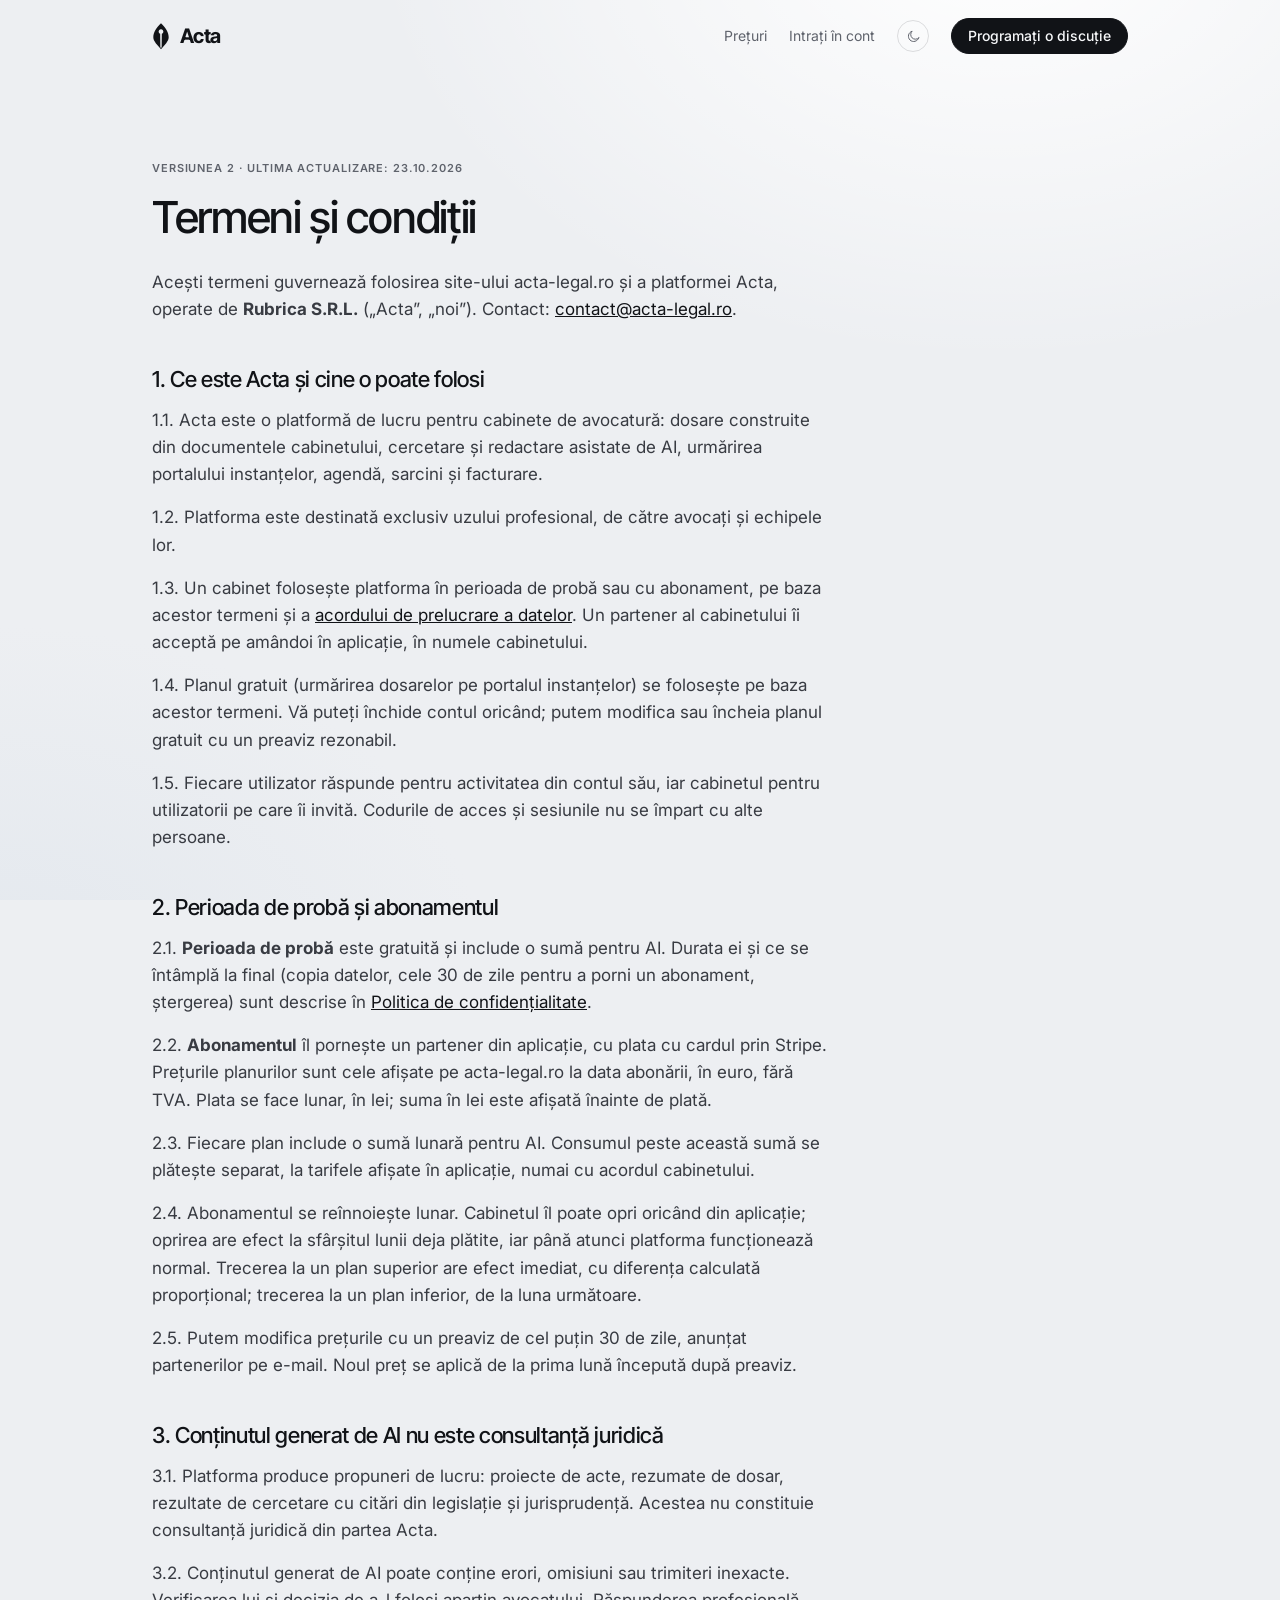
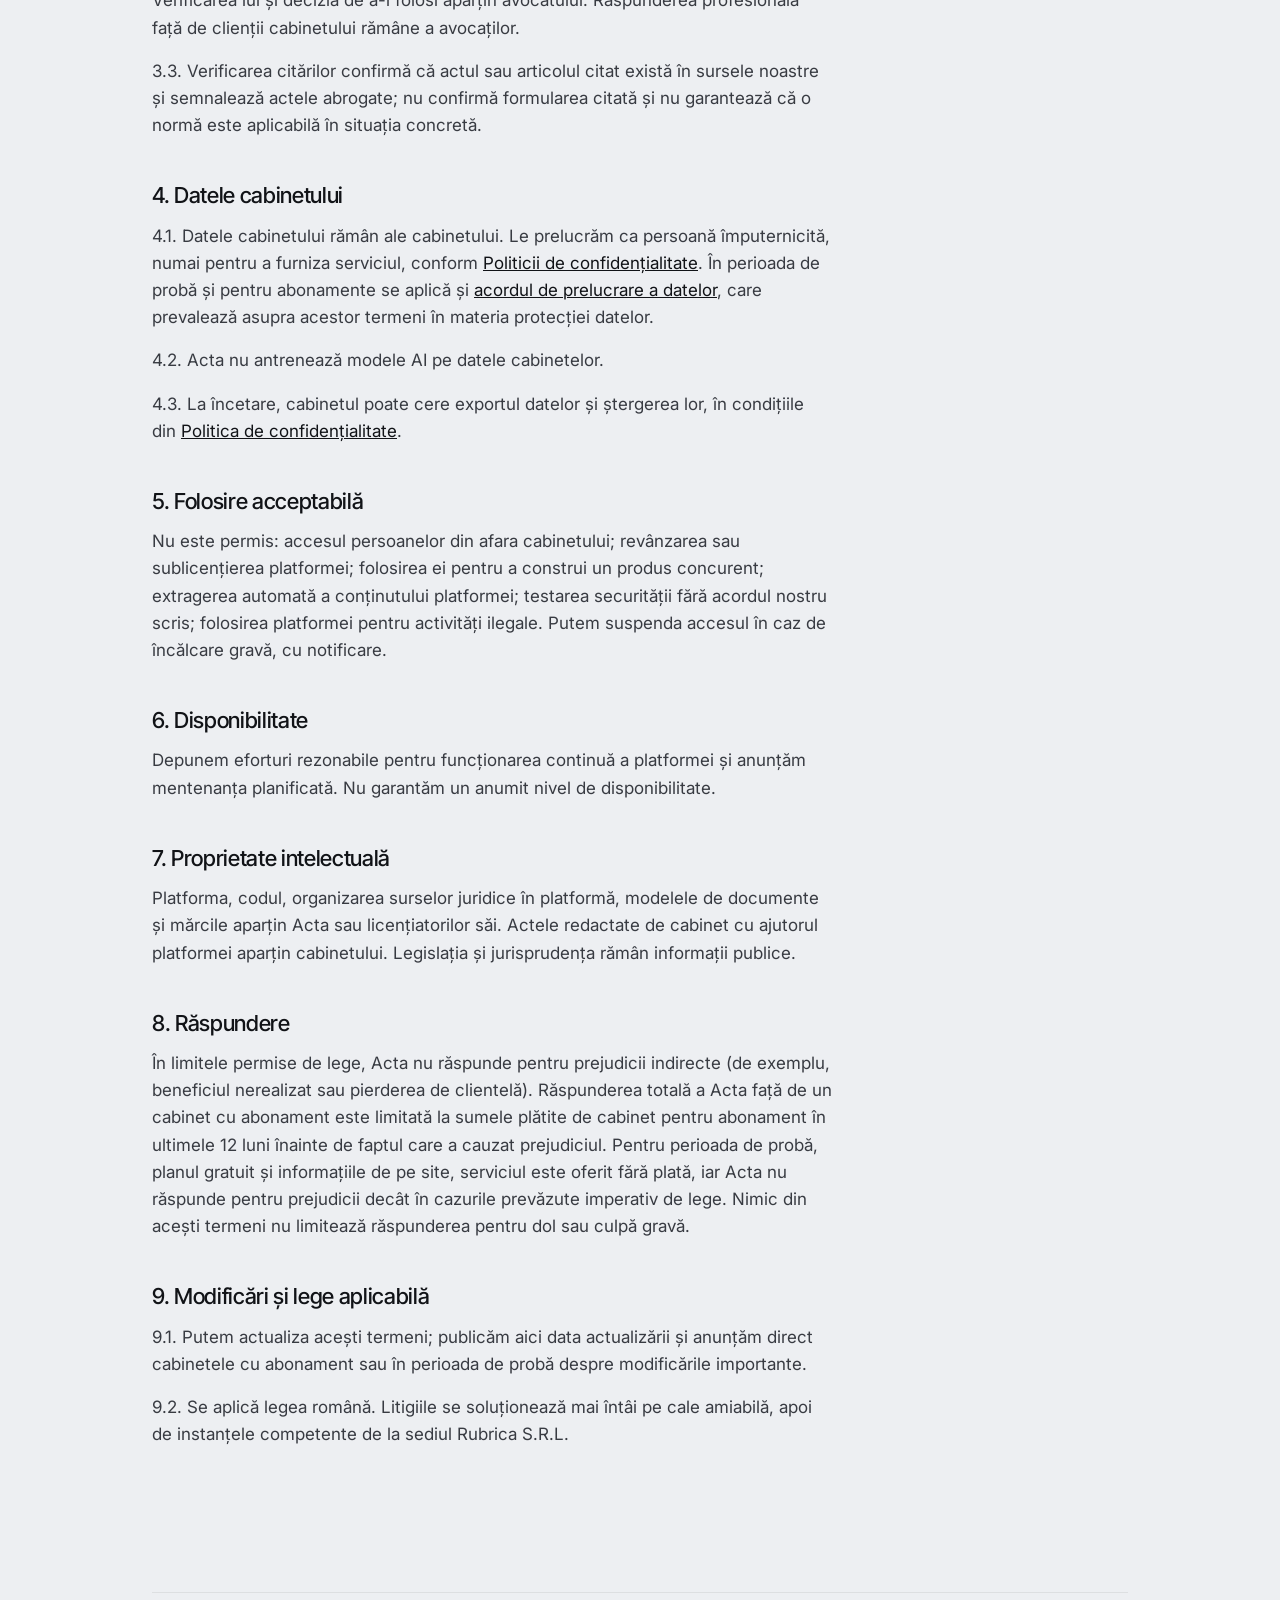
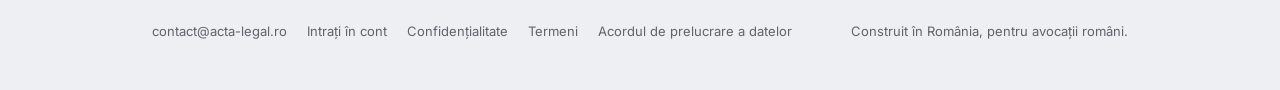
<file: terms/index.html>
<!DOCTYPE html>
<html lang="ro">
<head>
  <meta charset="UTF-8">
  <meta name="viewport" content="width=device-width, initial-scale=1">
  <title>Termeni și condiții — Acta</title>
  <meta name="description" content="Termenii și condițiile de folosire a platformei Acta.">
  <script>(function(d){d.classList.add("js");try{var t=localStorage.getItem("acta-theme");if(t==="light"||t==="dark")d.setAttribute("data-theme",t)}catch(e){}setTimeout(function(){if(!window.actaSite)d.classList.remove("js")},2500)})(document.documentElement)</script>
  <link rel="icon" href="/favicon.svg" type="image/svg+xml">
  <link rel="alternate icon" href="/favicon-32.png" type="image/png">
  <link rel="apple-touch-icon" href="/apple-touch-icon.png">
  <meta name="theme-color" content="#edeff2" media="(prefers-color-scheme: light)">
  <meta name="theme-color" content="#0b0c0e" media="(prefers-color-scheme: dark)">
  <link rel="preconnect" href="https://fonts.googleapis.com">
  <link rel="preconnect" href="https://fonts.gstatic.com" crossorigin>
  <link href="https://fonts.googleapis.com/css2?family=Inter:wght@400;500;600&family=Inter+Tight:wght@500;600;700&display=swap" rel="stylesheet">
  <link rel="stylesheet" href="/css/site.css">
  <script defer src="/js/site.js"></script>
  <style>
  </style>
</head>
<body>
<svg width="0" height="0" style="position:absolute" aria-hidden="true">
  <defs>
    <symbol id="nib-mid" viewBox="16 6 32 51">
      <path fill="currentColor" fill-rule="evenodd" d="M32 8.5 C 41 16.5 46 25.5 46 34 C 46 37.5 44.3 41 41.5 44.7 L32 55.5 L22.5 44.7 C 19.7 41 18 37.5 18 34 C 18 25.5 23 16.5 32 8.5 Z M30.5 27.5 A 4.3 4.3 0 1 1 33.5 27.5 L33.2 51.4 L32 54 L30.8 51.4 Z"/>
    </symbol>
  </defs>
</svg>

<header class="site-head">
  <div class="wrap">
    <a class="brand" href="/" aria-label="Acta, pagina principală"><svg aria-hidden="true"><use href="#nib-mid"/></svg>Acta</a>
    <nav class="nav">
      <a class="quiet" href="/#preturi">Prețuri</a>
      <a class="quiet" href="https://app.acta-legal.ro">Intrați în cont</a>
      <button class="theme-toggle" type="button" aria-label="Schimbați tema">
        <svg class="moon" viewBox="0 0 24 24" fill="none" stroke="currentColor" stroke-width="1.6" stroke-linecap="round" stroke-linejoin="round" aria-hidden="true"><path d="M20.5 14.2A8.5 8.5 0 1 1 9.8 3.5a6.6 6.6 0 0 0 10.7 10.7z"/></svg>
        <svg class="sun" viewBox="0 0 24 24" fill="none" stroke="currentColor" stroke-width="1.6" stroke-linecap="round" aria-hidden="true"><circle cx="12" cy="12" r="4"/><path d="M12 2.5v2M12 19.5v2M2.5 12h2M19.5 12h2M5.3 5.3l1.4 1.4M17.3 17.3l1.4 1.4M5.3 18.7l1.4-1.4M17.3 6.7l1.4-1.4"/></svg>
      </button>
      <a class="btn pill" href="/#discutie">Programați o discuție</a>
    </nav>
  </div>
</header>

<main class="doc">
  <div class="wrap">
    <div class="col">
      <p class="label">Versiunea 2 · Ultima actualizare: 23.10.2026</p>
      <h1>Termeni și condiții</h1>

      <p>Acești termeni guvernează folosirea site-ului acta-legal.ro și a platformei Acta, operate de
      <b>Rubrica S.R.L.</b> („Acta”, „noi”). Contact:
      <a href="mailto:contact@acta-legal.ro">contact@acta-legal.ro</a>.</p>

      <h2>1. Ce este Acta și cine o poate folosi</h2>
      <p>1.1. Acta este o platformă de lucru pentru cabinete de avocatură: dosare construite din documentele
      cabinetului, cercetare și redactare asistate de AI, urmărirea portalului instanțelor, agendă, sarcini și
      facturare.</p>
      <p>1.2. Platforma este destinată exclusiv uzului profesional, de către avocați și echipele lor.</p>
      <p>1.3. Un cabinet folosește platforma în perioada de probă sau cu abonament, pe baza acestor termeni și a
      <a href="/acord/">acordului de prelucrare a datelor</a>. Un partener al cabinetului îi acceptă pe amândoi în
      aplicație, în numele cabinetului.</p>
      <p>1.4. Planul gratuit (urmărirea dosarelor pe portalul instanțelor) se folosește pe baza acestor
      termeni. Vă puteți închide contul oricând; putem modifica sau încheia planul gratuit cu un preaviz
      rezonabil.</p>
      <p>1.5. Fiecare utilizator răspunde pentru activitatea din contul său, iar cabinetul pentru utilizatorii
      pe care îi invită. Codurile de acces și sesiunile nu se împart cu alte persoane.</p>

      <h2>2. Perioada de probă și abonamentul</h2>
      <p>2.1. <b>Perioada de probă</b> este gratuită și include o sumă pentru AI. Durata ei și ce se întâmplă la
      final (copia datelor, cele 30 de zile pentru a porni un abonament, ștergerea) sunt descrise în
      <a href="/privacy/">Politica de confidențialitate</a>.</p>
      <p>2.2. <b>Abonamentul</b> îl pornește un partener din aplicație, cu plata cu cardul prin Stripe. Prețurile
      planurilor sunt cele afișate pe acta-legal.ro la data abonării, în euro, fără TVA. Plata se face lunar, în
      lei; suma în lei este afișată înainte de plată.</p>
      <p>2.3. Fiecare plan include o sumă lunară pentru AI. Consumul peste această sumă se plătește separat, la
      tarifele afișate în aplicație, numai cu acordul cabinetului.</p>
      <p>2.4. Abonamentul se reînnoiește lunar. Cabinetul îl poate opri oricând din aplicație; oprirea are efect
      la sfârșitul lunii deja plătite, iar până atunci platforma funcționează normal. Trecerea la un plan
      superior are efect imediat, cu diferența calculată proporțional; trecerea la un plan inferior, de la
      luna următoare.</p>
      <p>2.5. Putem modifica prețurile cu un preaviz de cel puțin 30 de zile, anunțat partenerilor pe e-mail.
      Noul preț se aplică de la prima lună începută după preaviz.</p>

      <h2>3. Conținutul generat de AI nu este consultanță juridică</h2>
      <p>3.1. Platforma produce propuneri de lucru: proiecte de acte, rezumate de dosar, rezultate de cercetare
      cu citări din legislație și jurisprudență. Acestea nu constituie consultanță juridică din partea Acta.</p>
      <p>3.2. Conținutul generat de AI poate conține erori, omisiuni sau trimiteri inexacte. Verificarea lui
      și decizia de a-l folosi aparțin avocatului. Răspunderea profesională față de clienții cabinetului
      rămâne a avocaților.</p>
      <p>3.3. Verificarea citărilor confirmă că actul sau articolul citat există în sursele noastre și
      semnalează actele abrogate; nu confirmă formularea citată și nu garantează că o normă este aplicabilă în
      situația concretă.</p>

      <h2>4. Datele cabinetului</h2>
      <p>4.1. Datele cabinetului rămân ale cabinetului. Le prelucrăm ca persoană împuternicită, numai pentru a
      furniza serviciul, conform <a href="/privacy/">Politicii de confidențialitate</a>. În perioada de probă și
      pentru abonamente se aplică și <a href="/acord/">acordul de prelucrare a datelor</a>, care prevalează asupra
      acestor termeni în materia protecției datelor.</p>
      <p>4.2. Acta nu antrenează modele AI pe datele cabinetelor.</p>
      <p>4.3. La încetare, cabinetul poate cere exportul datelor și ștergerea lor, în condițiile din
      <a href="/privacy/">Politica de confidențialitate</a>.</p>

      <h2>5. Folosire acceptabilă</h2>
      <p>Nu este permis: accesul persoanelor din afara cabinetului; revânzarea sau sublicențierea platformei;
      folosirea ei pentru a construi un produs concurent; extragerea automată a conținutului platformei;
      testarea securității fără acordul nostru scris; folosirea platformei pentru activități ilegale. Putem
      suspenda accesul în caz de încălcare gravă, cu notificare.</p>

      <h2>6. Disponibilitate</h2>
      <p>Depunem eforturi rezonabile pentru funcționarea continuă a platformei și anunțăm mentenanța
      planificată. Nu garantăm un anumit nivel de disponibilitate.</p>

      <h2>7. Proprietate intelectuală</h2>
      <p>Platforma, codul, organizarea surselor juridice în platformă, modelele de documente și mărcile
      aparțin Acta sau licențiatorilor săi. Actele redactate de cabinet cu ajutorul platformei aparțin
      cabinetului. Legislația și jurisprudența rămân informații publice.</p>

      <h2>8. Răspundere</h2>
      <p>În limitele permise de lege, Acta nu răspunde pentru prejudicii indirecte (de exemplu, beneficiul nerealizat
      sau pierderea de clientelă). Răspunderea totală a Acta față de un cabinet cu abonament este limitată la
      sumele plătite de cabinet pentru abonament în ultimele 12 luni înainte de faptul care a cauzat prejudiciul.
      Pentru perioada de probă, planul gratuit și informațiile de pe site, serviciul este oferit fără plată, iar
      Acta nu răspunde pentru prejudicii decât în cazurile prevăzute imperativ de lege. Nimic din acești termeni
      nu limitează răspunderea pentru dol sau culpă gravă.</p>

      <h2>9. Modificări și lege aplicabilă</h2>
      <p>9.1. Putem actualiza acești termeni; publicăm aici data actualizării și anunțăm direct cabinetele cu
      abonament sau în perioada de probă despre modificările importante.</p>
      <p>9.2. Se aplică legea română. Litigiile se soluționează mai întâi pe cale amiabilă, apoi de instanțele
      competente de la sediul Rubrica S.R.L.</p>
    </div>
  </div>
</main>

<footer class="site-foot">
  <div class="wrap"><div class="row">
    <a href="mailto:contact@acta-legal.ro">contact@acta-legal.ro</a>
    <a href="https://app.acta-legal.ro">Intrați în cont</a>
    <a href="/privacy/">Confidențialitate</a>
    <a href="/terms/">Termeni</a>
    <a href="/acord/">Acordul de prelucrare a datelor</a>
    <span class="sign">Construit în România, pentru avocații români.</span>
  </div></div>
</footer>
</body>
</html>
</file>
<file: css/site.css>
/* acta-legal.ro — the app's Spatial "1c" look, text-only.
   Tokens: legal-addin .claude/design/spatial-1c/README.md §1. Monochrome on purpose:
   no brass, no green, no urgency colours on marketing pages.
   Spec: legal-addin docs/superpowers/specs/2026-10-15-landing-spatial-redesign-design.md */

:root {
  color-scheme: light;
  --bg-base: #edeff2;
  --bg: radial-gradient(900px 620px at 78% -8%, #fff 0%, rgba(255,255,255,0) 70%),
        radial-gradient(700px 520px at 0% 110%, #e3e8ee 0%, rgba(227,232,238,0) 70%),
        #edeff2;
  --glass: rgba(255,255,255,.58);
  --hl: rgba(255,255,255,.9);
  --paper: rgba(255,255,255,.7);
  --tint: rgba(17,19,23,.04);
  --ink: #111317;
  --on-ink: #f7f8fa;
  --t2: #383b42;
  --t3: #5f636c;
  --t4: #8b9099;
  --t5: #bfc3ca;
  --rule: rgba(17,19,23,.07);
  --rule2: rgba(17,19,23,.13);
  --sh: 30,36,48;

  --display: 'Inter Tight', 'Inter', -apple-system, 'Segoe UI', sans-serif;
  --body: 'Inter', -apple-system, 'Segoe UI', sans-serif;
  --E: cubic-bezier(0.2, 0, 0, 1);
}

@media (prefers-color-scheme: dark) {
  :root:not([data-theme="light"]) {
    color-scheme: dark;
    --bg-base: #0b0c0e;
    --bg: radial-gradient(900px 620px at 78% -8%, rgba(150,165,190,.16) 0%, transparent 70%),
          radial-gradient(700px 520px at 0% 110%, rgba(120,130,150,.10) 0%, transparent 70%),
          #0b0c0e;
    --glass: rgba(30,33,38,.55);
    --hl: rgba(255,255,255,.08);
    --paper: rgba(22,24,28,.7);
    --tint: rgba(255,255,255,.05);
    --ink: #eef0f3;
    --on-ink: #0b0c0e;
    --t2: #c6c9cf;
    --t3: #91959d;
    --t4: #686c74;
    --t5: #45484e;
    --rule: rgba(255,255,255,.07);
    --rule2: rgba(255,255,255,.13);
    --sh: 0,0,0;
  }
}
:root[data-theme="dark"] {
  color-scheme: dark;
  --bg-base: #0b0c0e;
  --bg: radial-gradient(900px 620px at 78% -8%, rgba(150,165,190,.16) 0%, transparent 70%),
        radial-gradient(700px 520px at 0% 110%, rgba(120,130,150,.10) 0%, transparent 70%),
        #0b0c0e;
  --glass: rgba(30,33,38,.55);
  --hl: rgba(255,255,255,.08);
  --paper: rgba(22,24,28,.7);
  --tint: rgba(255,255,255,.05);
  --ink: #eef0f3;
  --on-ink: #0b0c0e;
  --t2: #c6c9cf;
  --t3: #91959d;
  --t4: #686c74;
  --t5: #45484e;
  --rule: rgba(255,255,255,.07);
  --rule2: rgba(255,255,255,.13);
  --sh: 0,0,0;
}

/* ---------- base ---------- */
*, *::before, *::after { box-sizing: border-box; margin: 0; padding: 0; }
html { background: var(--bg-base); -webkit-text-size-adjust: 100%; }
body {
  color: var(--t2);
  font-family: var(--body);
  font-size: 17px;
  line-height: 1.6;
  -webkit-font-smoothing: antialiased;
  text-rendering: optimizeLegibility;
  overflow-x: hidden;
}
/* The gradient sits on a fixed layer: background-attachment:fixed is janky on mobile Safari. */
body::before {
  content: "";
  position: fixed;
  inset: 0;
  z-index: -1;
  background: var(--bg);
  pointer-events: none;
}
a { color: inherit; }
[hidden] { display: none !important; }
::selection { background: var(--ink); color: var(--on-ink); }
:focus-visible { outline: 2px solid var(--ink); outline-offset: 3px; border-radius: 4px; }

h1, h2, h3 { font-family: var(--display); color: var(--ink); font-weight: 500; }
h1 { font-size: clamp(36px, 5.4vw, 56px); line-height: 1.08; letter-spacing: -0.03em; }
h2 { font-size: clamp(28px, 3.6vw, 36px); line-height: 1.15; letter-spacing: -0.025em; }
h3 { font-size: 24px; line-height: 1.25; letter-spacing: -0.02em; }

.label {
  font-family: var(--body);
  font-size: 11px;
  font-weight: 600;
  letter-spacing: 0.08em;
  text-transform: uppercase;
  color: var(--t3);
}

.wrap { max-width: 1040px; margin: 0 auto; padding: 0 32px; }
.col { max-width: 720px; }
@media (max-width: 600px) { .wrap { padding: 0 16px; } }

/* ---------- header ---------- */
.site-head {
  position: sticky;
  top: 0;
  z-index: 10;
  transition: background-color 300ms var(--E), box-shadow 300ms var(--E);
}
.site-head .wrap {
  display: flex;
  align-items: center;
  justify-content: space-between;
  gap: 16px;
  height: 72px;
}
.site-head.scrolled {
  background: var(--glass);
  -webkit-backdrop-filter: blur(28px) saturate(1.5);
  backdrop-filter: blur(28px) saturate(1.5);
  box-shadow: inset 0 -1px 0 var(--rule), 0 20px 60px -30px rgba(var(--sh), .25);
}
.brand {
  display: inline-flex;
  align-items: center;
  gap: 10px;
  font-family: var(--display);
  font-size: 20px;
  font-weight: 700;
  color: var(--ink);
  text-decoration: none;
  letter-spacing: -0.01em;
}
.brand svg { width: 18px; height: 28px; }
.nav { display: flex; align-items: center; gap: 22px; }
.nav a.quiet { font-size: 14px; color: var(--t3); text-decoration: none; transition: color 200ms; }
.nav a.quiet:hover { color: var(--ink); }

.theme-toggle {
  width: 32px;
  height: 32px;
  border-radius: 999px;
  border: 1px solid var(--rule2);
  background: transparent;
  color: var(--t3);
  display: inline-grid;
  place-items: center;
  cursor: pointer;
  transition: color 200ms, background-color 200ms;
}
.theme-toggle:hover { color: var(--ink); background: var(--tint); }
.theme-toggle svg { width: 15px; height: 15px; }
.theme-toggle .sun { display: none; }
:root[data-theme="dark"] .theme-toggle .sun { display: block; }
:root[data-theme="dark"] .theme-toggle .moon { display: none; }
@media (prefers-color-scheme: dark) {
  :root:not([data-theme="light"]) .theme-toggle .sun { display: block; }
  :root:not([data-theme="light"]) .theme-toggle .moon { display: none; }
}

@media (max-width: 640px) {
  .nav { gap: 12px; }
  .nav a.quiet { display: none; }
}

/* ---------- buttons ---------- */
.btn {
  display: inline-flex;
  align-items: center;
  justify-content: center;
  min-height: 48px;
  padding: 0 24px;
  border-radius: 7px;
  border: 1px solid var(--ink);
  background: var(--ink);
  color: var(--on-ink);
  font-family: var(--body);
  font-size: 15px;
  font-weight: 500;
  text-decoration: none;
  cursor: pointer;
  transition: opacity 200ms, transform 200ms var(--E);
}
.btn:hover { opacity: .88; }
.btn:active { transform: scale(.98); }
.btn:disabled { opacity: .5; cursor: default; }
.btn.pill { min-height: 36px; padding: 0 16px; border-radius: 999px; font-size: 14px; }
.btn.ghost { background: transparent; color: var(--ink); border-color: var(--rule2); }
.btn.ghost:hover { background: var(--tint); opacity: 1; }

.textlink {
  color: var(--ink);
  font-size: 15px;
  font-weight: 500;
  text-decoration: none;
  border-bottom: 1px solid var(--rule2);
  padding-bottom: 1px;
  transition: border-color 200ms;
}
.textlink:hover { border-color: var(--ink); }

/* ---------- glass ---------- */
.glass {
  background: var(--glass);
  -webkit-backdrop-filter: blur(28px) saturate(1.5);
  backdrop-filter: blur(28px) saturate(1.5);
  box-shadow: inset 1px 1px 0 var(--hl), 0 30px 80px -20px rgba(var(--sh), .28);
  border-radius: 22px;
}

/* ---------- landing: top ---------- */
section { scroll-margin-top: 88px; }
.top { padding: 112px 0 120px; }
.top .sub { margin-top: 20px; font-size: 19px; color: var(--t3); max-width: 560px; }
.exchange {
  margin-top: 56px;
  padding-left: 24px;
  border-left: 1px solid var(--rule2);
  max-width: 600px;
}
.exchange .ask { font-size: 17px; color: var(--t3); }
.exchange .answer { margin-top: 14px; font-size: 17px; color: var(--t2); }
.exchange .cite {
  color: var(--ink);
  white-space: nowrap;
  border-bottom: 1px solid var(--rule2);
}
.exchange .verified { margin-top: 14px; display: block; }
.actions { margin-top: 48px; display: flex; align-items: center; gap: 28px; flex-wrap: wrap; }

/* ---------- landing: blocks ---------- */
.blocks { padding: 24px 0 96px; }
.block {
  display: grid;
  grid-template-columns: 200px minmax(0, 1fr);
  gap: 24px;
  padding: 40px 0;
  border-top: 1px solid var(--rule);
}
.block .label { padding-top: 9px; }
.block p { margin-top: 10px; max-width: 600px; }
@media (max-width: 720px) {
  .block { grid-template-columns: minmax(0, 1fr); gap: 8px; padding: 32px 0; }
  .block .label { padding-top: 0; }
}

/* ---------- landing: prețuri ---------- */
.pricing { padding: 96px 0; }
.plans {
  margin-top: 48px;
  display: grid;
  grid-template-columns: repeat(3, minmax(0, 1fr));
  gap: 20px;
}
@media (max-width: 900px) { .plans { grid-template-columns: minmax(0, 1fr); max-width: 560px; } }
.plan { padding: 36px 36px 32px; }
.plan .name { font-family: var(--display); font-size: 22px; font-weight: 600; color: var(--ink); letter-spacing: -0.01em; }
.plan .price { margin-top: 20px; display: flex; align-items: baseline; gap: 10px; }
.plan .price b {
  font-family: var(--display);
  font-size: 56px;
  font-weight: 500;
  letter-spacing: -0.03em;
  line-height: 1;
  color: var(--ink);
  font-variant-numeric: tabular-nums;
}
.plan .price span { font-size: 15px; color: var(--t3); }
.plan ul { list-style: none; margin-top: 28px; border-top: 1px solid var(--rule); }
.plan li { padding: 14px 0 0; font-size: 16px; color: var(--t2); }
@media (max-width: 600px) { .plan { padding: 28px 24px 26px; } }
.notes { list-style: none; margin-top: 32px; }
.notes li { font-size: 15px; color: var(--t3); padding: 4px 0; }
.pricing .actions { margin-top: 36px; }

/* ---------- forms ---------- */
.field {
  display: block;
  width: 100%;
  min-height: 48px;
  padding: 12px 16px;
  font-family: var(--body);
  font-size: 16px;
  color: var(--ink);
  background: var(--paper);
  border: 1px solid var(--rule2);
  border-radius: 10px;
  outline: none;
  transition: border-color 200ms;
  -webkit-appearance: none;
  appearance: none;
}
.field::placeholder { color: var(--t4); }
.field:focus { border-color: var(--ink); }
.select { position: relative; }
.select .field { padding-right: 40px; cursor: pointer; }
.select::after {
  content: "";
  position: absolute;
  right: 18px;
  top: 50%;
  width: 7px;
  height: 7px;
  border-right: 1.5px solid var(--t3);
  border-bottom: 1.5px solid var(--t3);
  transform: translateY(-70%) rotate(45deg);
  pointer-events: none;
}
.form-status { margin-top: 14px; font-size: 14px; color: var(--t3); min-height: 1.6em; }
.form-note { margin-top: 6px; font-size: 13px; color: var(--t3); }
.form-note a { color: var(--t2); }

/* ---------- landing: quiet door ---------- */
.door { padding: 32px 0 96px; }
.door .inner { border-top: 1px solid var(--rule); padding-top: 48px; }
.door p { margin-top: 10px; color: var(--t3); }
.door form { margin-top: 24px; display: flex; gap: 10px; max-width: 520px; }
.door form .field { flex: 1; min-width: 0; }
@media (max-width: 520px) {
  .door form { flex-direction: column; }
}

/* ---------- landing: discuție ---------- */
.talk { padding: 0 0 120px; }
.talk .panel { padding: 56px; max-width: 880px; }
.talk .panel > p { margin-top: 12px; max-width: 520px; color: var(--t3); }
.talk form {
  margin-top: 32px;
  display: grid;
  grid-template-columns: minmax(0, 1.3fr) minmax(0, 1fr) auto;
  gap: 10px;
  align-items: end;
}
.talk label { display: block; }
.talk label .label { display: block; margin-bottom: 8px; }
@media (max-width: 760px) {
  .talk .panel { padding: 32px 20px; }
  .talk form { grid-template-columns: minmax(0, 1fr); }
}

/* ---------- footer ---------- */
.site-foot { padding: 32px 0 48px; font-size: 13px; color: var(--t3); }
.site-foot .row { display: flex; gap: 8px 20px; flex-wrap: wrap; border-top: 1px solid var(--rule); padding-top: 28px; }
.site-foot a { color: var(--t3); text-decoration: none; }
.site-foot .sign { margin-left: auto; }
@media (max-width: 600px) { .site-foot .sign { margin-left: 0; flex-basis: 100%; } }
.site-foot a:hover { color: var(--ink); }

/* ---------- document pages (privacy, terms) ---------- */
.doc { padding: 88px 0 96px; }
.doc .label { margin-bottom: 16px; }
.doc h1 { font-size: clamp(32px, 4.4vw, 44px); margin-bottom: 28px; }
.doc p { margin-bottom: 16px; max-width: 680px; }
.doc a { color: var(--ink); }
.doc h2 { font-size: 22px; letter-spacing: -0.015em; margin: 44px 0 14px; }
.doc ul { margin: 0 0 16px; padding-left: 20px; max-width: 680px; }
.doc li { margin-bottom: 10px; }
.doc li::marker { color: var(--t4); }

/* ---------- motion ---------- */
.js .reveal {
  opacity: 0;
  transform: translateY(12px);
  transition: opacity 600ms var(--E), transform 600ms var(--E);
  transition-delay: calc(var(--i, 0) * 60ms);
}
.js .reveal.in { opacity: 1; transform: none; }
.theme-anim, .theme-anim *, .theme-anim *::before {
  transition: background-color 300ms var(--E), color 300ms var(--E), border-color 300ms var(--E) !important;
}
@media (prefers-reduced-motion: reduce) {
  .js .reveal { opacity: 1; transform: none; transition: none; }
  .site-head, .btn, .theme-anim, .theme-anim * { transition: none !important; }
}
</file>
